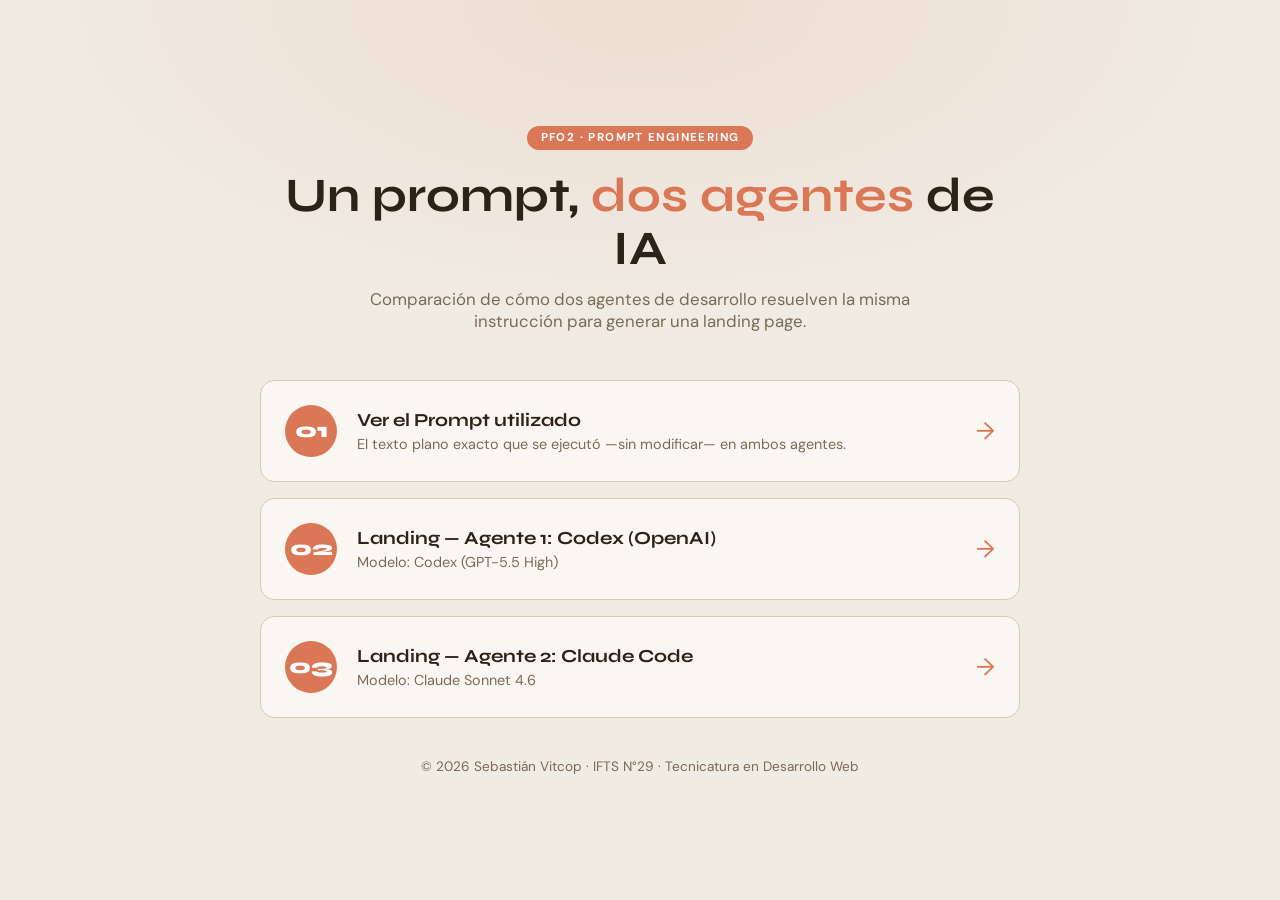
<file: index.html>
<!DOCTYPE html>
<html lang="es">
<head>
  <meta charset="UTF-8" />
  <meta name="viewport" content="width=device-width, initial-scale=1.0" />
  <title>PFO2 — Prompt Engineering en Agentes de IA</title>
  <link rel="preconnect" href="https://fonts.googleapis.com" />
  <link rel="preconnect" href="https://fonts.gstatic.com" crossorigin />
  <link href="https://fonts.googleapis.com/css2?family=DM+Sans:wght@400;500;700&family=Syne:wght@700;800&display=swap" rel="stylesheet" />
  <style>
    :root {
      --bg: #f0ebe3;
      --surface: #faf7f2;
      --border: #d4c9b8;
      --accent: #da7756;
      --accent-dark: #b85e3f;
      --text: #2c2218;
      --text-muted: #7a6a58;
      --font-display: 'Syne', sans-serif;
      --font-body: 'DM Sans', sans-serif;
      --radius: 0.9rem;
      --transition: 0.25s ease;
    }
    * { box-sizing: border-box; margin: 0; padding: 0; }
    body {
      font-family: var(--font-body);
      background: var(--bg);
      color: var(--text);
      min-height: 100vh;
      display: flex;
      align-items: center;
      justify-content: center;
      padding: 2rem 1rem;
      background-image: radial-gradient(ellipse 70% 50% at 50% 0%, rgba(218,119,86,.12) 0%, transparent 70%);
    }
    .wrap { width: 100%; max-width: 760px; }
    .header { text-align: center; margin-bottom: 3rem; }
    .tag {
      display: inline-block; background: var(--accent); color: #fff;
      font-size: 0.72rem; font-weight: 700; letter-spacing: 0.12em;
      text-transform: uppercase; padding: 0.3rem 0.85rem; border-radius: 999px;
      margin-bottom: 1.25rem;
    }
    .title {
      font-family: var(--font-display);
      font-size: clamp(1.9rem, 5vw, 3rem);
      line-height: 1.1; margin-bottom: 0.75rem;
    }
    .title .accent { color: var(--accent); }
    .subtitle { color: var(--text-muted); font-size: 1.05rem; max-width: 48ch; margin: 0 auto; }
    .cards { display: flex; flex-direction: column; gap: 1rem; }
    .card {
      display: flex; align-items: center; gap: 1.25rem;
      background: var(--surface); border: 1px solid var(--border);
      border-radius: var(--radius); padding: 1.5rem;
      text-decoration: none; color: inherit;
      transition: transform var(--transition), box-shadow var(--transition), border-color var(--transition);
    }
    .card:hover {
      transform: translateY(-4px);
      box-shadow: 0 16px 36px rgba(44,34,24,.12);
      border-color: var(--accent);
    }
    .card-num {
      flex-shrink: 0;
      width: 52px; height: 52px;
      display: grid; place-items: center;
      background: var(--accent); color: #fff;
      font-family: var(--font-display); font-weight: 800; font-size: 1.3rem;
      border-radius: 50%;
    }
    .card-body h2 { font-family: var(--font-display); font-size: 1.15rem; margin-bottom: 0.25rem; }
    .card-body p { color: var(--text-muted); font-size: 0.9rem; }
    .card-arrow { margin-left: auto; color: var(--accent); font-size: 1.5rem; flex-shrink: 0; }
    .footer { text-align: center; margin-top: 2.5rem; color: var(--text-muted); font-size: 0.85rem; }
    @media (max-width: 480px) {
      .card { flex-wrap: wrap; }
      .card-arrow { display: none; }
    }
  </style>
</head>
<body>
  <div class="wrap">
    <div class="header">
      <span class="tag">PFO2 · Prompt Engineering</span>
      <h1 class="title">Un prompt, <span class="accent">dos agentes</span> de IA</h1>
      <p class="subtitle">Comparación de cómo dos agentes de desarrollo resuelven la misma instrucción para generar una landing page.</p>
    </div>

    <div class="cards">
      <!-- Link 1: el prompt en texto plano -->
      <a class="card" href="prompt.txt" target="_blank" rel="noopener">
        <div class="card-num">01</div>
        <div class="card-body">
          <h2>Ver el Prompt utilizado</h2>
          <p>El texto plano exacto que se ejecutó —sin modificar— en ambos agentes.</p>
        </div>
        <span class="card-arrow">→</span>
      </a>

      <!-- Link 2: landing del agente 1 -->
      <a class="card" href="agente-1-codex/index.html">
        <div class="card-num">02</div>
        <div class="card-body">
          <h2>Landing — Agente 1: Codex (OpenAI)</h2>
          <p>Modelo: Codex (GPT-5.5 High)</p>
        </div>
        <span class="card-arrow">→</span>
      </a>

      <!-- Link 3: landing del agente 2 -->
      <a class="card" href="agente-2-claude-code/index.html">
        <div class="card-num">03</div>
        <div class="card-body">
          <h2>Landing — Agente 2: Claude Code</h2>
          <p>Modelo: Claude Sonnet 4.6 </p>
        </div>
        <span class="card-arrow">→</span>
      </a>
    </div>

    <p class="footer">© 2026 Sebastián Vitcop · IFTS N°29 · Tecnicatura en Desarrollo Web</p>
  </div>
</body>
</html>
</file>
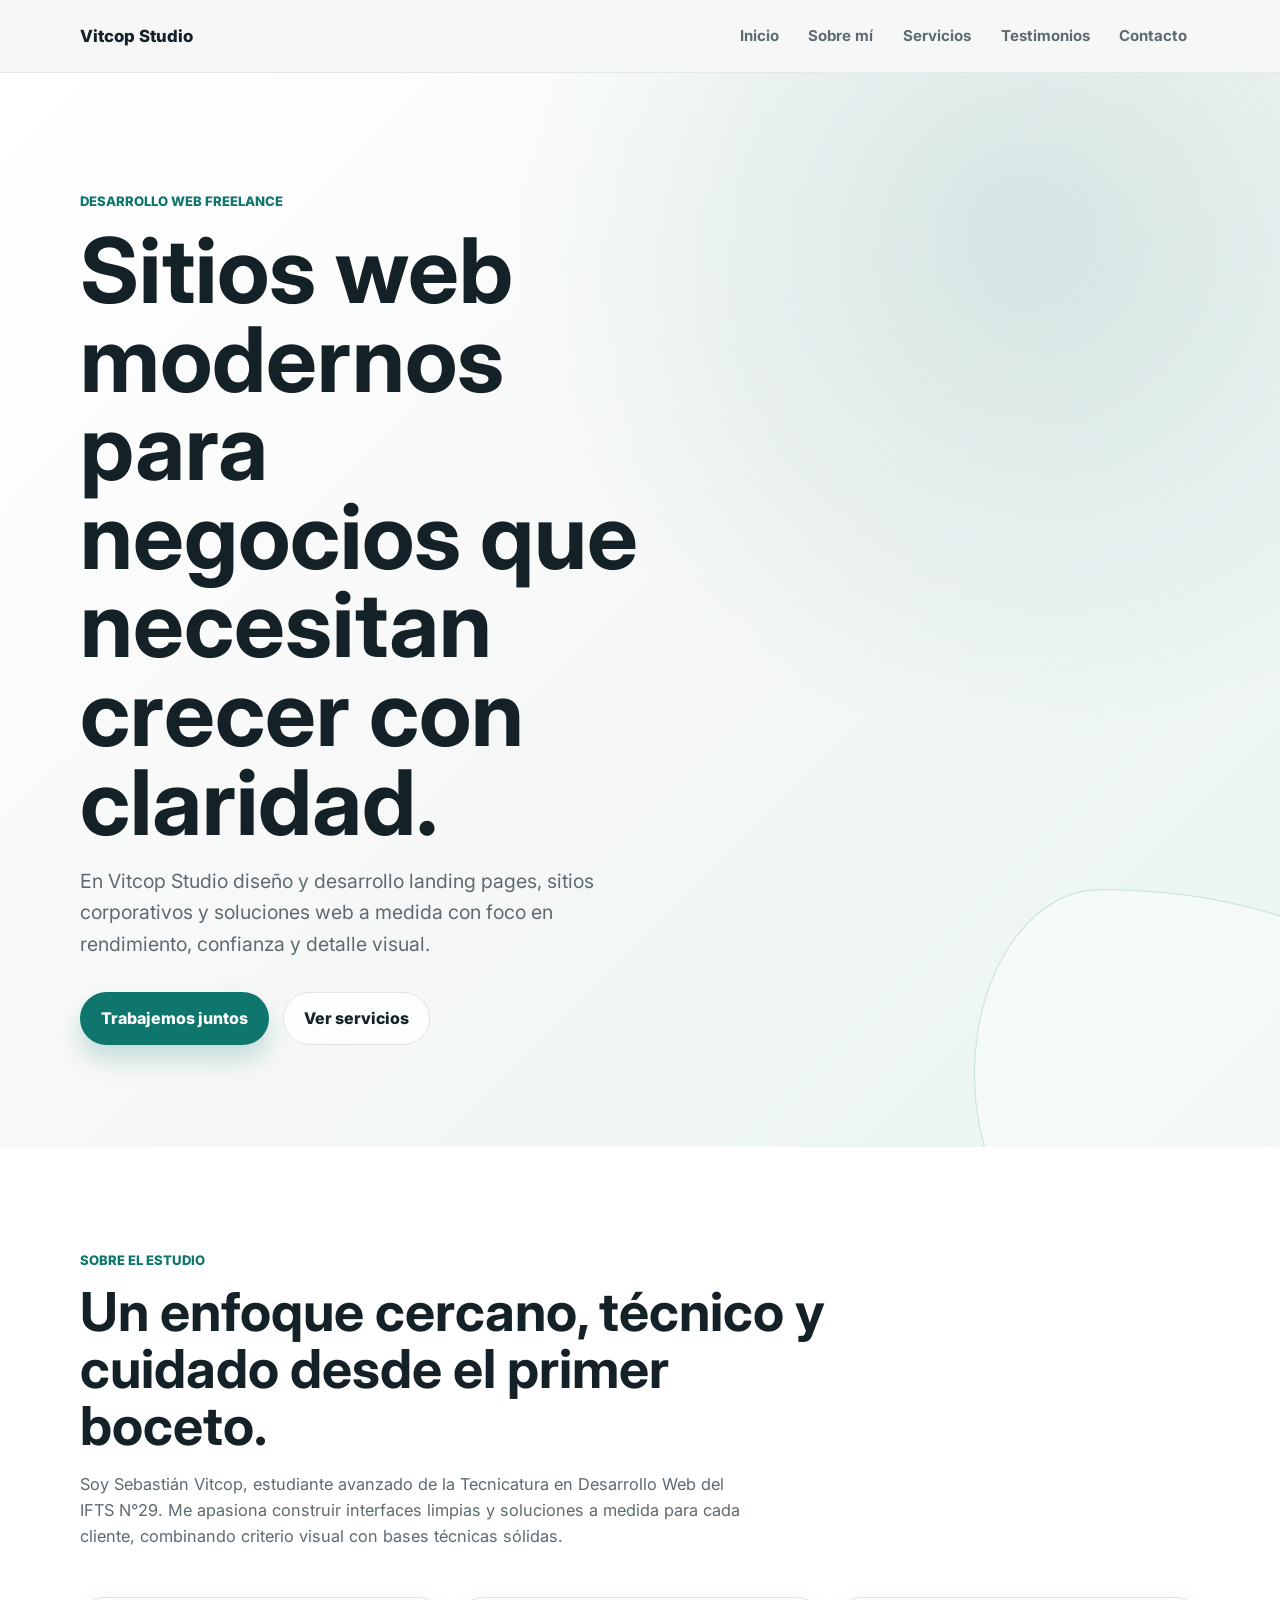
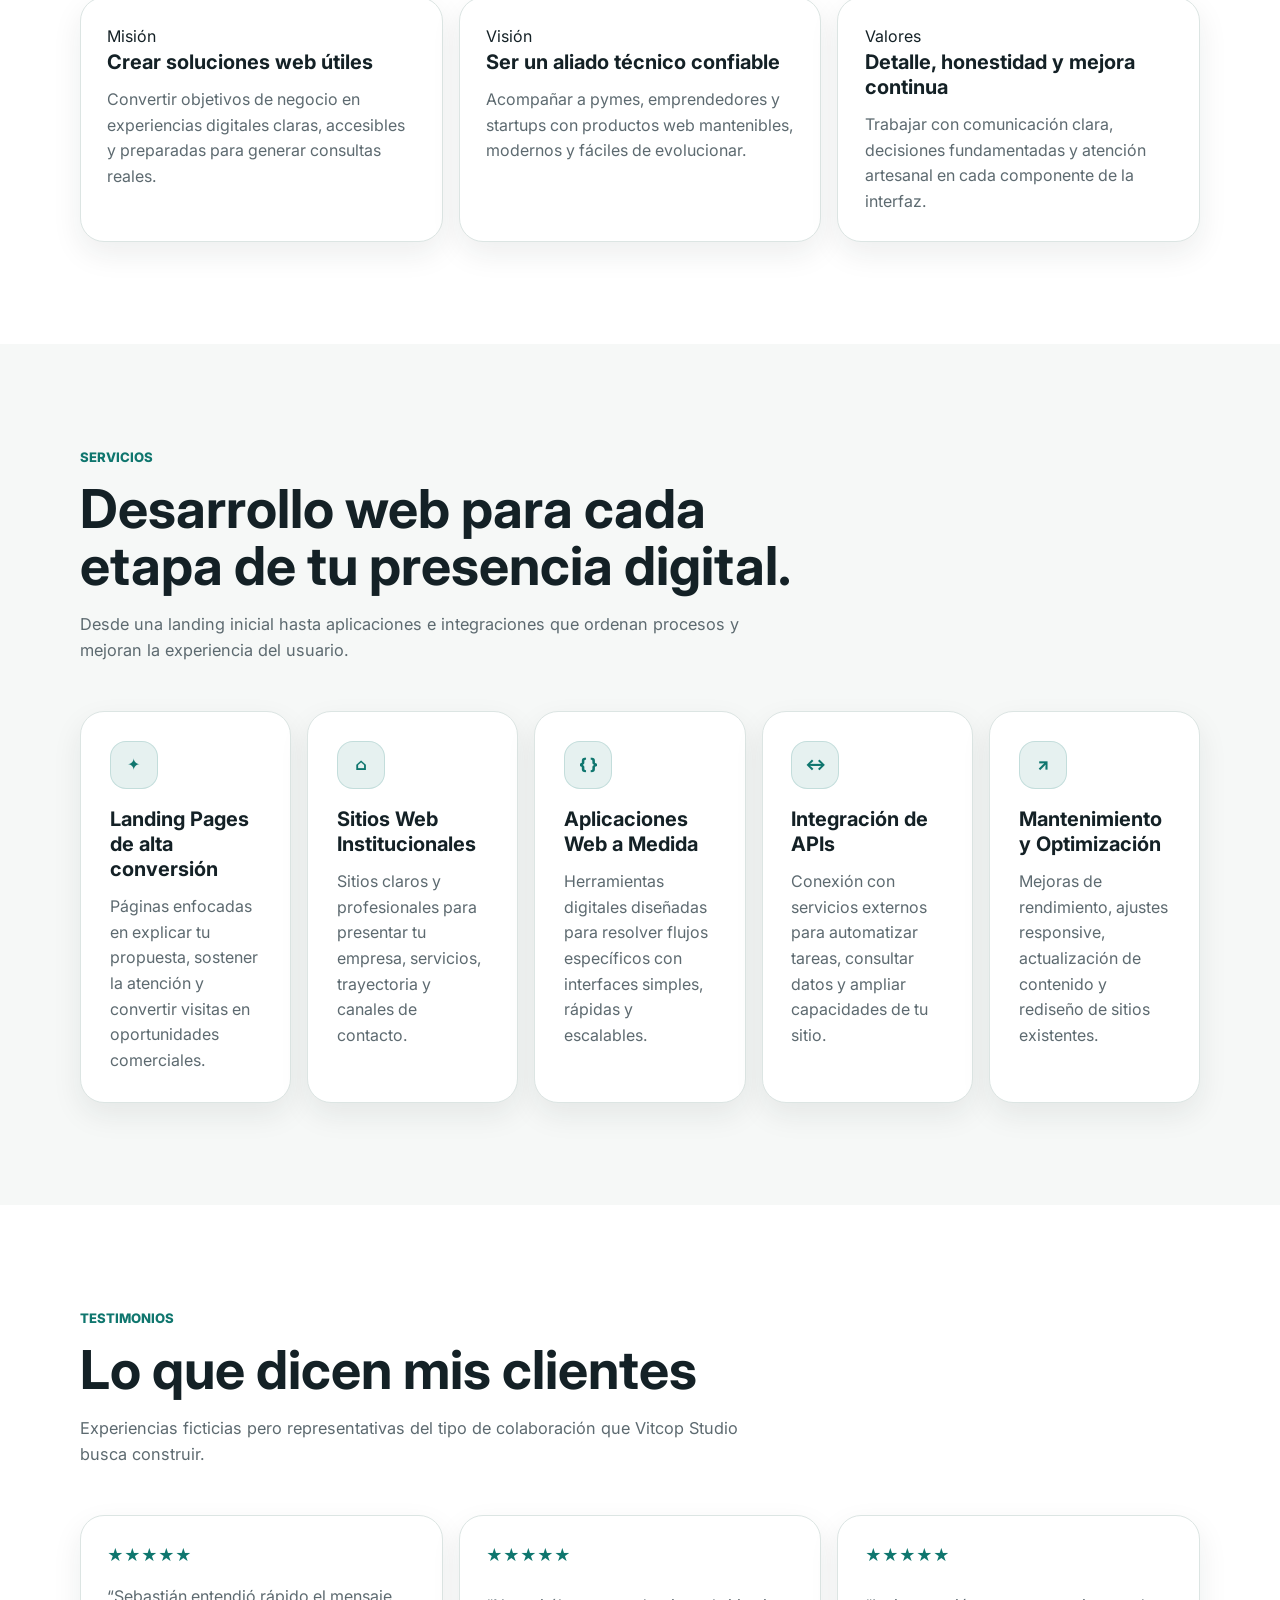
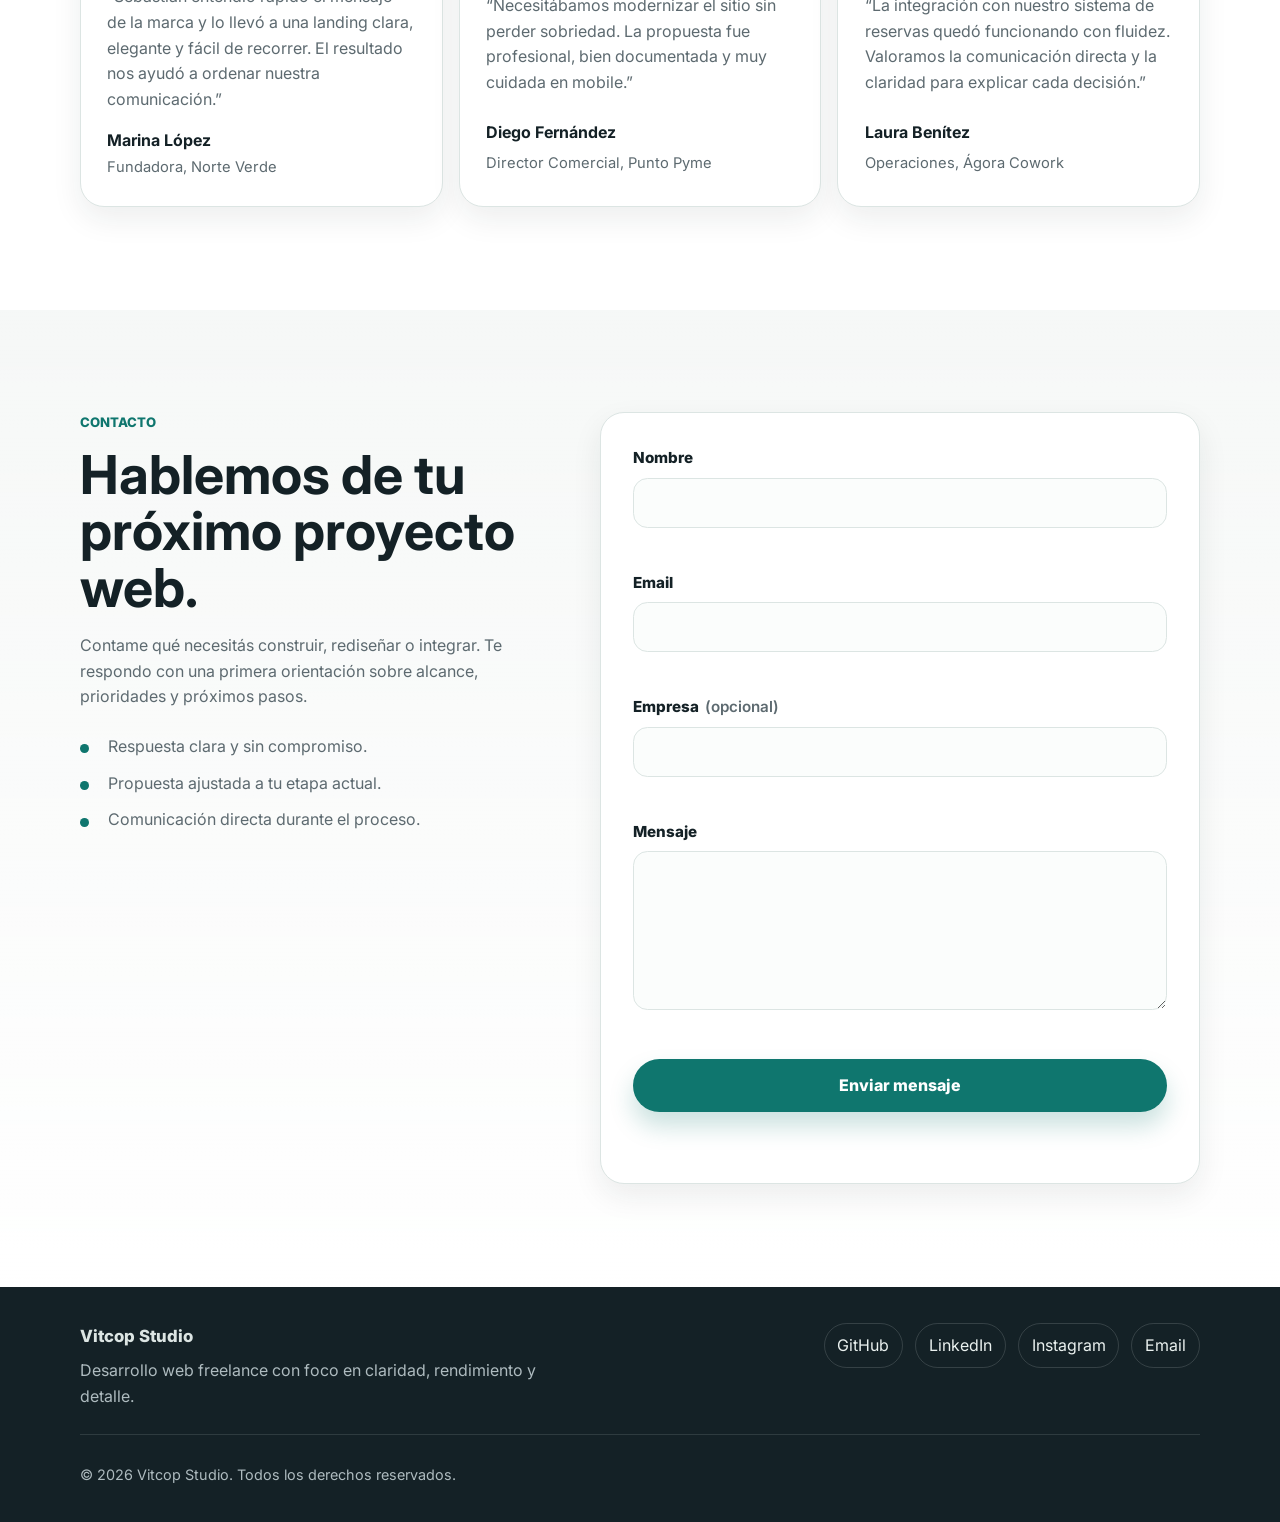
<file: agente-1-codex/index.html>
<!DOCTYPE html>
<html lang="es">
<head>
  <meta charset="UTF-8">
  <meta name="viewport" content="width=device-width, initial-scale=1.0">
  <meta name="description" content="Vitcop Studio crea landing pages, sitios institucionales y aplicaciones web a medida para pymes, emprendedores y startups.">
  <title>Vitcop Studio | Desarrollo web freelance</title>
  <link rel="preconnect" href="https://fonts.googleapis.com">
  <link rel="preconnect" href="https://fonts.gstatic.com" crossorigin>
  <link href="https://fonts.googleapis.com/css2?family=Inter:wght@400;500;600;700;800&display=swap" rel="stylesheet">
  <link rel="stylesheet" href="styles.css">
</head>
<body>
  <!-- Header principal -->
  <header class="site-header">
    <nav class="navbar" aria-label="Navegación principal">
      <a class="logo" href="#inicio" aria-label="Ir al inicio">Vitcop Studio</a>

      <button class="nav-toggle" type="button" aria-controls="primary-menu" aria-expanded="false" aria-label="Abrir menú">
        <span></span>
        <span></span>
        <span></span>
      </button>

      <ul class="nav-menu" id="primary-menu">
        <li><a href="#inicio">Inicio</a></li>
        <li><a href="#sobre-mi">Sobre mí</a></li>
        <li><a href="#servicios">Servicios</a></li>
        <li><a href="#testimonios">Testimonios</a></li>
        <li><a href="#contacto">Contacto</a></li>
      </ul>
    </nav>
  </header>

  <main>
    <!-- Hero section -->
    <section class="hero section" id="inicio">
      <div class="container hero-grid">
        <div class="hero-content reveal">
          <p class="eyebrow">Desarrollo web freelance</p>
          <h1>Sitios web modernos para negocios que necesitan crecer con claridad.</h1>
          <p class="hero-subtitle">
            En Vitcop Studio diseño y desarrollo landing pages, sitios corporativos y soluciones web a medida con foco en rendimiento, confianza y detalle visual.
          </p>
          <div class="hero-actions" aria-label="Acciones principales">
            <a class="btn btn-primary" href="#contacto">Trabajemos juntos</a>
            <a class="btn btn-secondary" href="#servicios">Ver servicios</a>
          </div>
        </div>

        <div class="hero-visual reveal">
          <svg viewBox="0 0 560 430" role="img" aria-label="Ilustración de interfaz web y código">
            <defs>
              <linearGradient id="heroGradient" x1="0%" y1="0%" x2="100%" y2="100%">
                <stop offset="0%" stop-color="#ffffff"/>
                <stop offset="100%" stop-color="#dff3f0"/>
              </linearGradient>
              <filter id="shadow" x="-20%" y="-20%" width="140%" height="140%">
                <feDropShadow dx="0" dy="20" stdDeviation="24" flood-color="#17262b" flood-opacity="0.14"/>
              </filter>
            </defs>
            <rect x="66" y="48" width="408" height="298" rx="30" fill="url(#heroGradient)" filter="url(#shadow)"/>
            <rect x="96" y="84" width="348" height="224" rx="18" fill="#ffffff"/>
            <circle cx="125" cy="116" r="7" fill="#14343a" opacity="0.26"/>
            <circle cx="149" cy="116" r="7" fill="#0f766e" opacity="0.56"/>
            <circle cx="173" cy="116" r="7" fill="#14343a" opacity="0.38"/>
            <rect x="124" y="158" width="148" height="14" rx="7" fill="#142126"/>
            <rect x="124" y="194" width="250" height="12" rx="6" fill="#0f766e" opacity="0.78"/>
            <rect x="124" y="224" width="202" height="12" rx="6" fill="#9dafb4"/>
            <rect x="124" y="254" width="274" height="12" rx="6" fill="#d8e4e2"/>
            <path d="M400 164l34 34-34 34" fill="none" stroke="#0f766e" stroke-width="14" stroke-linecap="round" stroke-linejoin="round"/>
            <path d="M80 268l-34-34 34-34" fill="none" stroke="#142126" stroke-width="14" stroke-linecap="round" stroke-linejoin="round"/>
            <circle cx="430" cy="315" r="50" fill="#0f766e" opacity="0.12"/>
            <path d="M407 315h46M430 292v46" stroke="#0f766e" stroke-width="10" stroke-linecap="round"/>
          </svg>
        </div>
      </div>
    </section>

    <!-- Sobre mí -->
    <section class="section about" id="sobre-mi">
      <div class="container">
        <div class="section-heading reveal">
          <p class="eyebrow">Sobre el estudio</p>
          <h2>Un enfoque cercano, técnico y cuidado desde el primer boceto.</h2>
          <p>
            Soy Sebastián Vitcop, estudiante avanzado de la Tecnicatura en Desarrollo Web del IFTS N°29. Me apasiona construir interfaces limpias y soluciones a medida para cada cliente, combinando criterio visual con bases técnicas sólidas.
          </p>
        </div>

        <div class="about-grid">
          <article class="info-card reveal">
            <span>Misión</span>
            <h3>Crear soluciones web útiles</h3>
            <p>Convertir objetivos de negocio en experiencias digitales claras, accesibles y preparadas para generar consultas reales.</p>
          </article>
          <article class="info-card reveal">
            <span>Visión</span>
            <h3>Ser un aliado técnico confiable</h3>
            <p>Acompañar a pymes, emprendedores y startups con productos web mantenibles, modernos y fáciles de evolucionar.</p>
          </article>
          <article class="info-card reveal">
            <span>Valores</span>
            <h3>Detalle, honestidad y mejora continua</h3>
            <p>Trabajar con comunicación clara, decisiones fundamentadas y atención artesanal en cada componente de la interfaz.</p>
          </article>
        </div>
      </div>
    </section>

    <!-- Servicios -->
    <section class="section services" id="servicios">
      <div class="container">
        <div class="section-heading reveal">
          <p class="eyebrow">Servicios</p>
          <h2>Desarrollo web para cada etapa de tu presencia digital.</h2>
          <p>Desde una landing inicial hasta aplicaciones e integraciones que ordenan procesos y mejoran la experiencia del usuario.</p>
        </div>

        <div class="services-grid">
          <article class="service-card reveal">
            <span class="service-icon" aria-hidden="true">✦</span>
            <h3>Landing Pages de alta conversión</h3>
            <p>Páginas enfocadas en explicar tu propuesta, sostener la atención y convertir visitas en oportunidades comerciales.</p>
          </article>
          <article class="service-card reveal">
            <span class="service-icon" aria-hidden="true">⌂</span>
            <h3>Sitios Web Institucionales</h3>
            <p>Sitios claros y profesionales para presentar tu empresa, servicios, trayectoria y canales de contacto.</p>
          </article>
          <article class="service-card reveal">
            <span class="service-icon" aria-hidden="true">{ }</span>
            <h3>Aplicaciones Web a Medida</h3>
            <p>Herramientas digitales diseñadas para resolver flujos específicos con interfaces simples, rápidas y escalables.</p>
          </article>
          <article class="service-card reveal">
            <span class="service-icon" aria-hidden="true">↔</span>
            <h3>Integración de APIs</h3>
            <p>Conexión con servicios externos para automatizar tareas, consultar datos y ampliar capacidades de tu sitio.</p>
          </article>
          <article class="service-card reveal">
            <span class="service-icon" aria-hidden="true">↗</span>
            <h3>Mantenimiento y Optimización</h3>
            <p>Mejoras de rendimiento, ajustes responsive, actualización de contenido y rediseño de sitios existentes.</p>
          </article>
        </div>
      </div>
    </section>

    <!-- Testimonios -->
    <section class="section testimonials" id="testimonios">
      <div class="container">
        <div class="section-heading reveal">
          <p class="eyebrow">Testimonios</p>
          <h2>Lo que dicen mis clientes</h2>
          <p>Experiencias ficticias pero representativas del tipo de colaboración que Vitcop Studio busca construir.</p>
        </div>

        <div class="testimonials-grid">
          <article class="testimonial-card reveal">
            <div class="stars" aria-label="Calificación de cinco estrellas">★★★★★</div>
            <p>“Sebastián entendió rápido el mensaje de la marca y lo llevó a una landing clara, elegante y fácil de recorrer. El resultado nos ayudó a ordenar nuestra comunicación.”</p>
            <footer>
              <strong>Marina López</strong>
              <span>Fundadora, Norte Verde</span>
            </footer>
          </article>
          <article class="testimonial-card reveal">
            <div class="stars" aria-label="Calificación de cinco estrellas">★★★★★</div>
            <p>“Necesitábamos modernizar el sitio sin perder sobriedad. La propuesta fue profesional, bien documentada y muy cuidada en mobile.”</p>
            <footer>
              <strong>Diego Fernández</strong>
              <span>Director Comercial, Punto Pyme</span>
            </footer>
          </article>
          <article class="testimonial-card reveal">
            <div class="stars" aria-label="Calificación de cinco estrellas">★★★★★</div>
            <p>“La integración con nuestro sistema de reservas quedó funcionando con fluidez. Valoramos la comunicación directa y la claridad para explicar cada decisión.”</p>
            <footer>
              <strong>Laura Benítez</strong>
              <span>Operaciones, Ágora Cowork</span>
            </footer>
          </article>
        </div>
      </div>
    </section>

    <!-- Formulario de contacto -->
    <section class="section contact" id="contacto">
      <div class="container contact-grid">
        <div class="contact-copy reveal">
          <p class="eyebrow">Contacto</p>
          <h2>Hablemos de tu próximo proyecto web.</h2>
          <p>Contame qué necesitás construir, rediseñar o integrar. Te respondo con una primera orientación sobre alcance, prioridades y próximos pasos.</p>
          <ul class="contact-list">
            <li>Respuesta clara y sin compromiso.</li>
            <li>Propuesta ajustada a tu etapa actual.</li>
            <li>Comunicación directa durante el proceso.</li>
          </ul>
        </div>

        <form class="contact-form reveal" id="contact-form" novalidate>
          <div class="form-group">
            <label for="name">Nombre</label>
            <input type="text" id="name" name="name" autocomplete="name" required>
            <small class="error-message"></small>
          </div>
          <div class="form-group">
            <label for="email">Email</label>
            <input type="email" id="email" name="email" autocomplete="email" required>
            <small class="error-message"></small>
          </div>
          <div class="form-group">
            <label for="company">Empresa <span>(opcional)</span></label>
            <input type="text" id="company" name="company" autocomplete="organization">
            <small class="error-message"></small>
          </div>
          <div class="form-group">
            <label for="message">Mensaje</label>
            <textarea id="message" name="message" rows="5" required></textarea>
            <small class="error-message"></small>
          </div>
          <button class="btn btn-primary form-button" type="submit">Enviar mensaje</button>
          <p class="form-status" id="form-status" role="status" aria-live="polite"></p>
        </form>
      </div>
    </section>
  </main>

  <!-- Footer -->
  <footer class="site-footer">
    <div class="container footer-grid">
      <div>
        <a class="footer-logo" href="#inicio">Vitcop Studio</a>
        <p>Desarrollo web freelance con foco en claridad, rendimiento y detalle.</p>
      </div>
      <ul class="social-links" aria-label="Redes sociales">
        <li><a href="https://github.com/" target="_blank" rel="noopener noreferrer">GitHub</a></li>
        <li><a href="https://www.linkedin.com/" target="_blank" rel="noopener noreferrer">LinkedIn</a></li>
        <li><a href="https://www.instagram.com/" target="_blank" rel="noopener noreferrer">Instagram</a></li>
        <li><a href="mailto:hola@vitcopstudio.com">Email</a></li>
      </ul>
    </div>
    <div class="container footer-bottom">
      <p>© <span id="current-year">2026</span> Vitcop Studio. Todos los derechos reservados.</p>
    </div>
  </footer>

  <script src="script.js"></script>
</body>
</html>
</file>
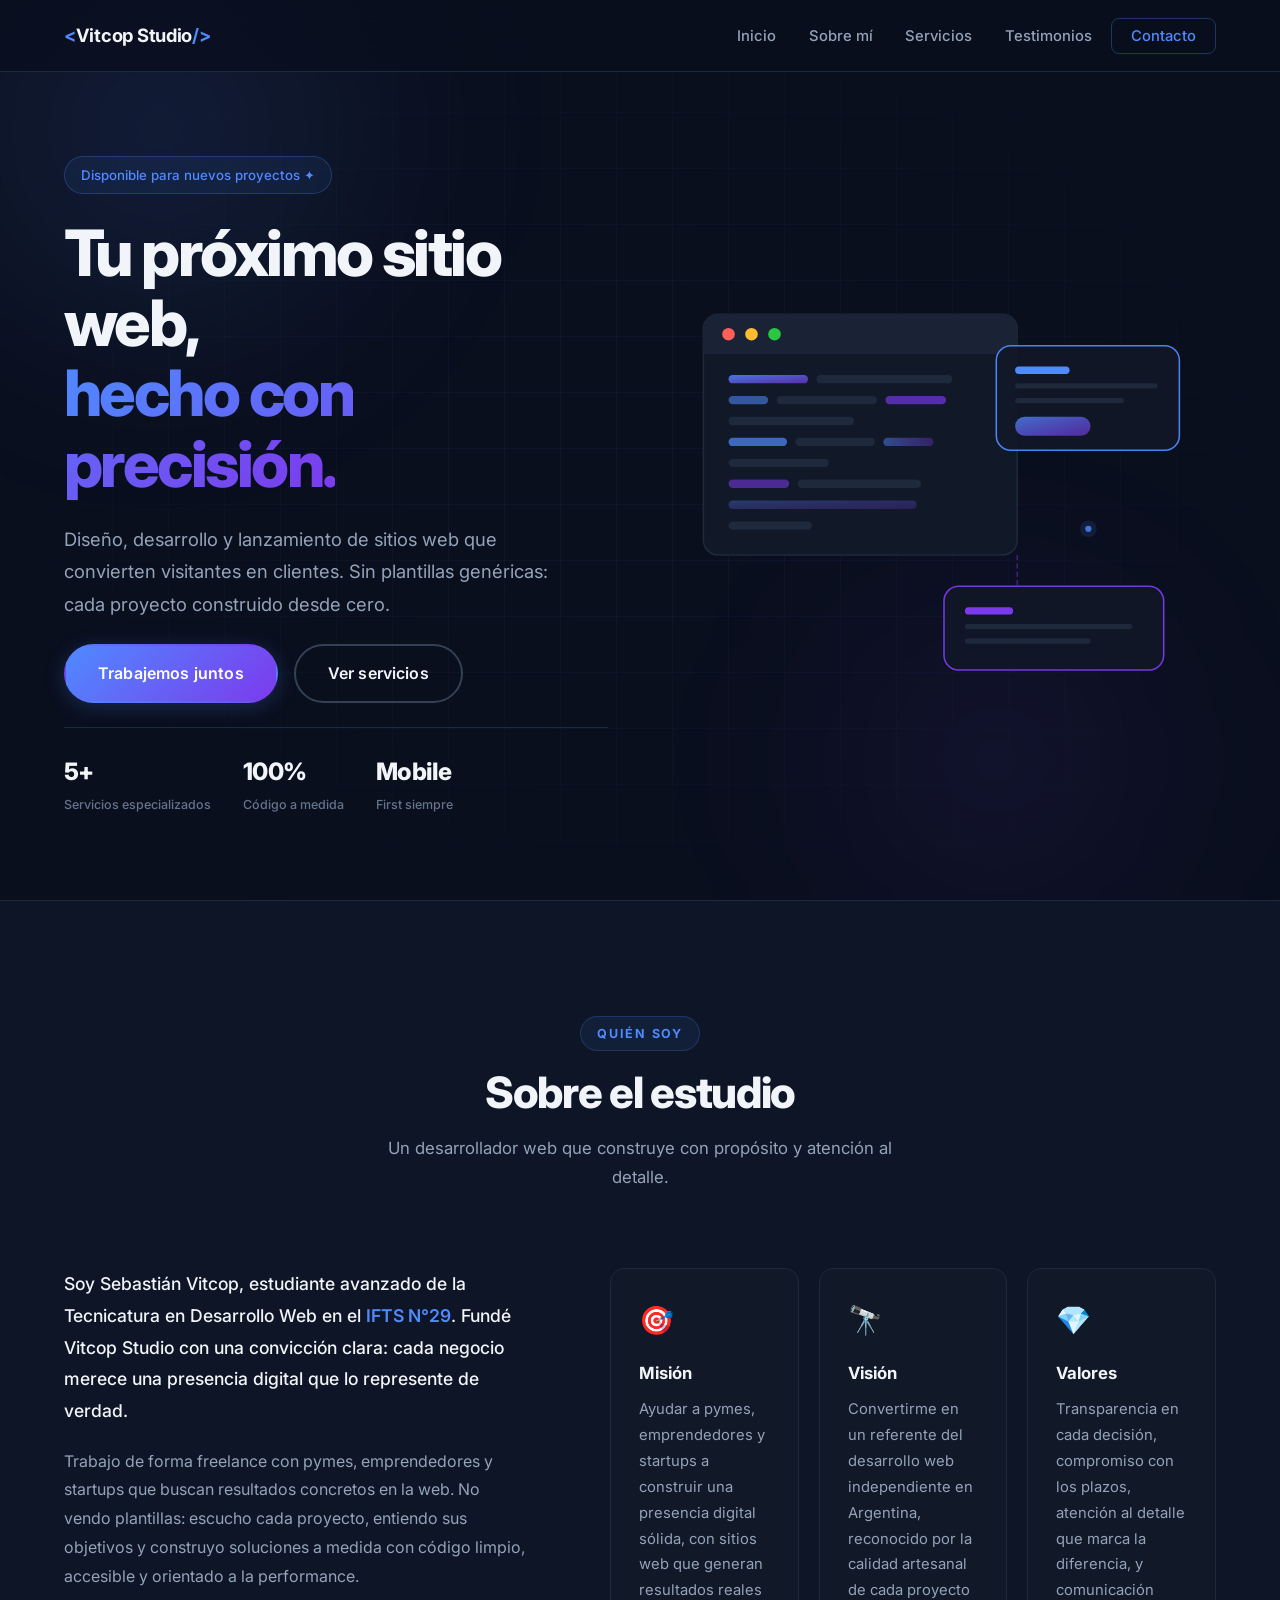
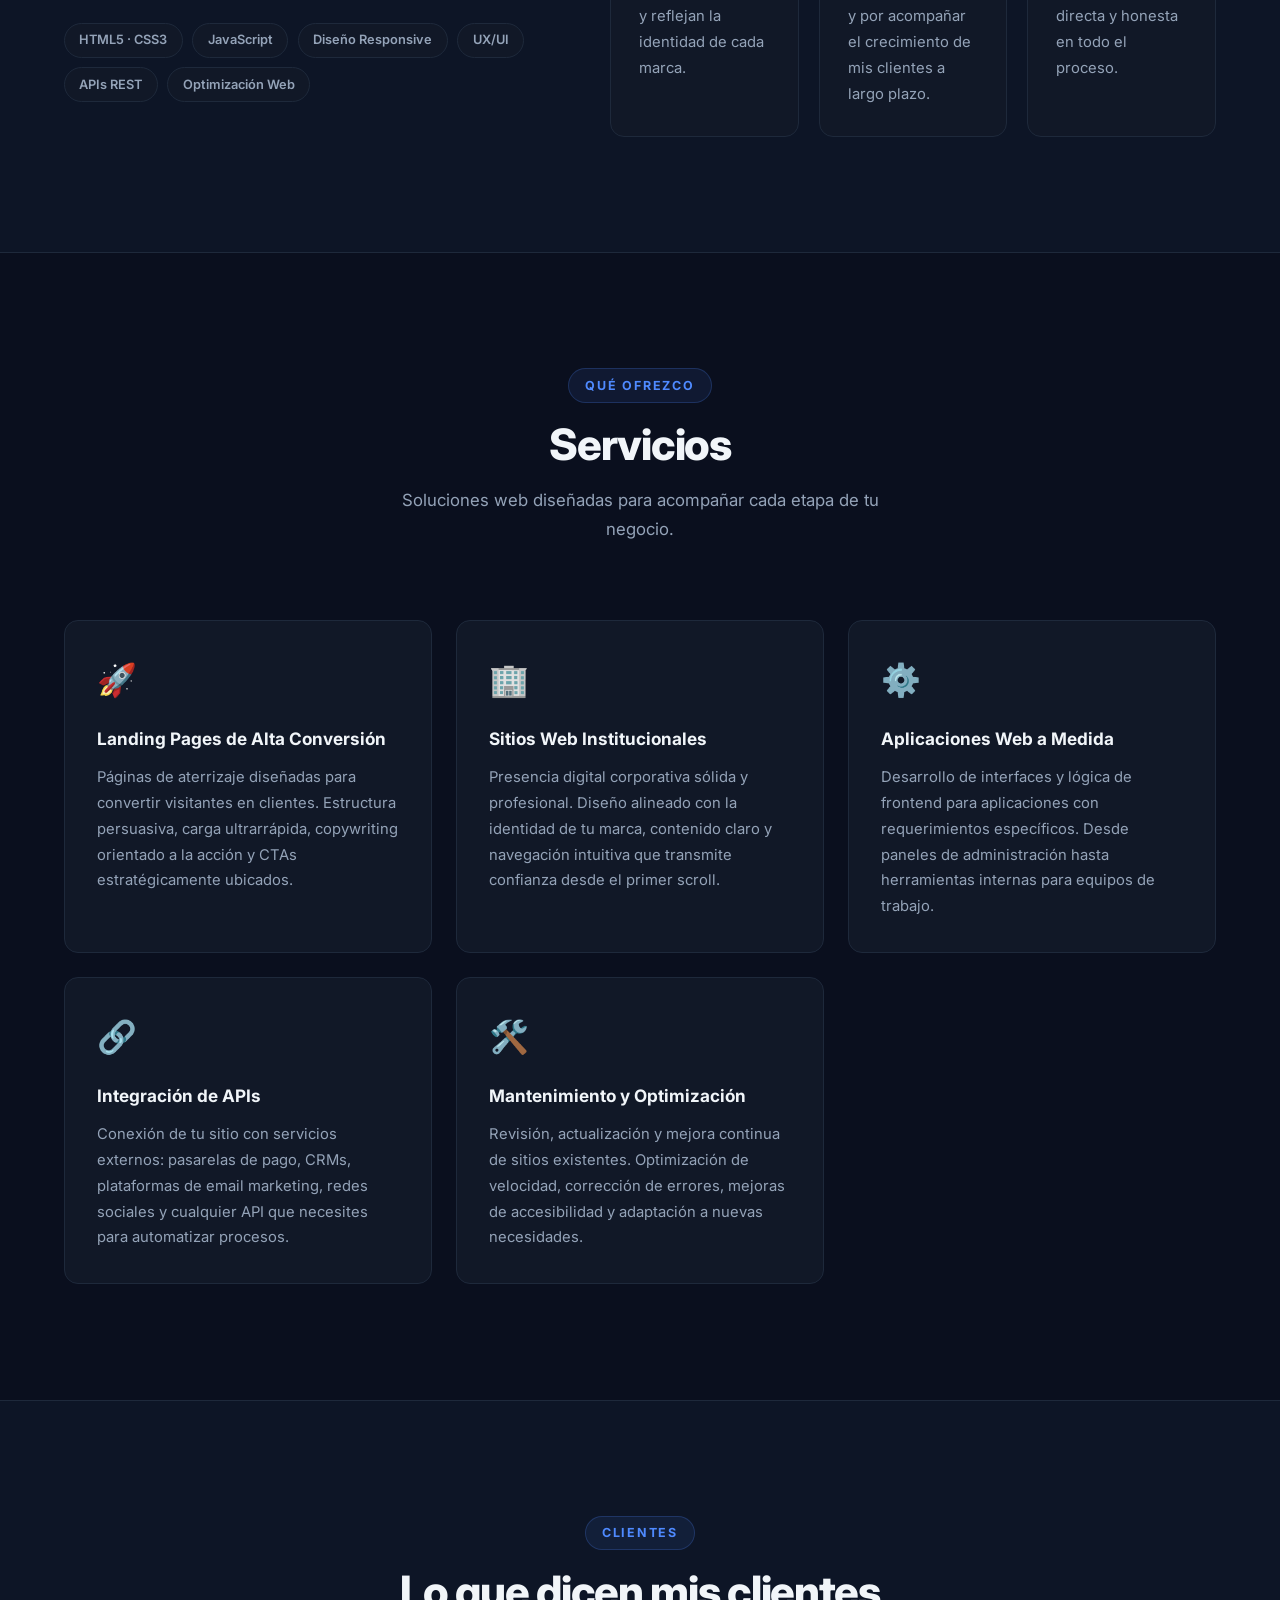
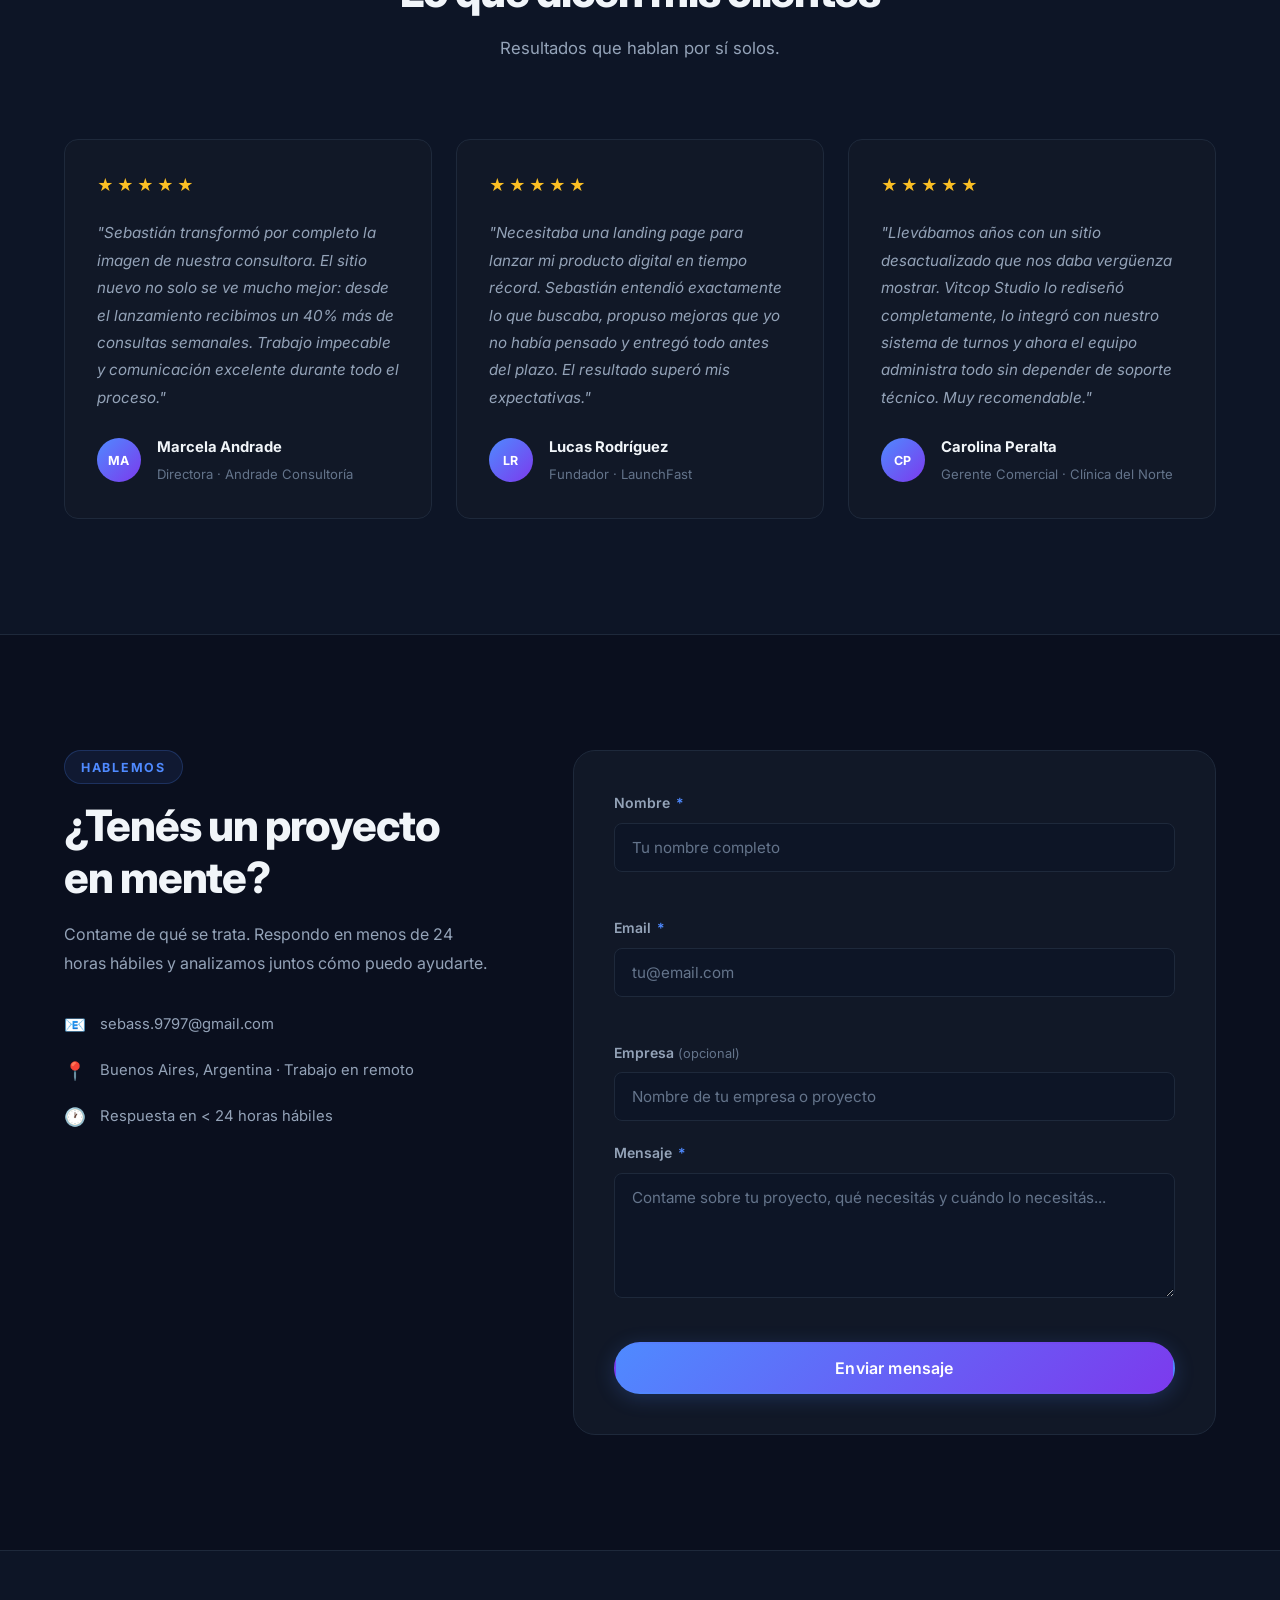
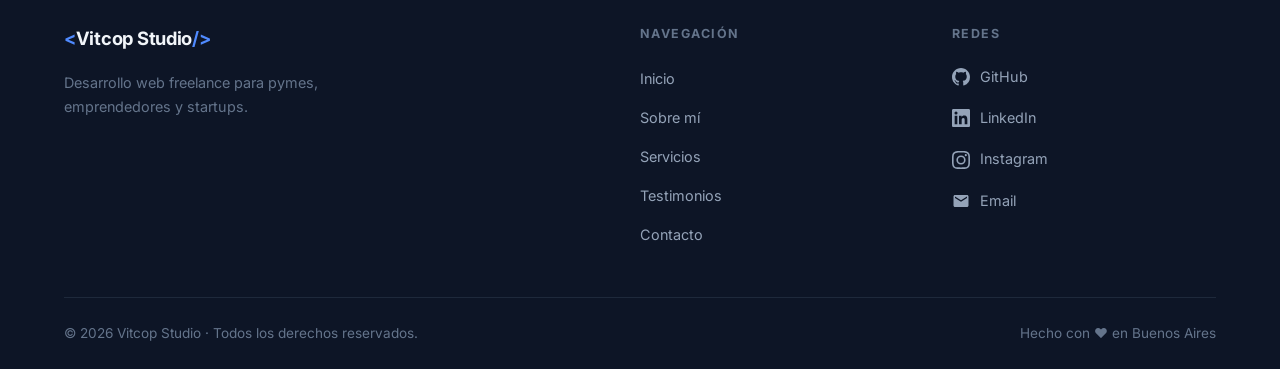
<file: agente-2-claude-code/index.html>
<!DOCTYPE html>
<html lang="es">
<head>
  <meta charset="UTF-8">
  <meta name="viewport" content="width=device-width, initial-scale=1.0">
  <meta name="description" content="Vitcop Studio — Desarrollo web freelance profesional para pymes, emprendedores y startups. Landing pages, sitios institucionales y aplicaciones web a medida.">
  <title>Vitcop Studio | Desarrollo Web Freelance</title>
  <link rel="preconnect" href="https://fonts.googleapis.com">
  <link rel="preconnect" href="https://fonts.gstatic.com" crossorigin>
  <link href="https://fonts.googleapis.com/css2?family=Inter:wght@300;400;500;600;700;800&display=swap" rel="stylesheet">
  <link rel="stylesheet" href="styles.css">
</head>
<body>

  <!-- ==============================
       HEADER
       ============================== -->
  <header class="header" id="inicio">
    <nav class="nav container" aria-label="Navegación principal">
      <a href="#inicio" class="logo">
        <span class="logo-bracket">&lt;</span>Vitcop Studio<span class="logo-bracket">/&gt;</span>
      </a>

      <button class="nav-toggle" id="navToggle" aria-label="Abrir menú de navegación" aria-expanded="false" aria-controls="navMenu">
        <span class="hamburger-line"></span>
        <span class="hamburger-line"></span>
        <span class="hamburger-line"></span>
      </button>

      <ul class="nav-menu" id="navMenu" role="list">
        <li><a href="#inicio"     class="nav-link">Inicio</a></li>
        <li><a href="#sobre-mi"   class="nav-link">Sobre mí</a></li>
        <li><a href="#servicios"  class="nav-link">Servicios</a></li>
        <li><a href="#testimonios" class="nav-link">Testimonios</a></li>
        <li><a href="#contacto"   class="nav-link nav-link--cta">Contacto</a></li>
      </ul>
    </nav>
  </header>

  <main>

    <!-- ==============================
         HERO
         ============================== -->
    <section class="hero" id="hero" aria-labelledby="heroTitle">
      <!-- Fondo decorativo -->
      <div class="hero-bg" aria-hidden="true">
        <div class="hero-grid"></div>
        <div class="hero-orb hero-orb--1"></div>
        <div class="hero-orb hero-orb--2"></div>
      </div>

      <div class="container hero-layout">
        <!-- Contenido textual -->
        <div class="hero-content">
          <div class="hero-badge">Disponible para nuevos proyectos ✦</div>

          <h1 class="hero-title" id="heroTitle">
            Tu próximo sitio web,<br>
            <span class="hero-title--accent">hecho con precisión.</span>
          </h1>

          <p class="hero-subtitle">
            Diseño, desarrollo y lanzamiento de sitios web que convierten visitantes en clientes.
            Sin plantillas genéricas: cada proyecto construido desde cero.
          </p>

          <div class="hero-actions">
            <a href="#contacto"  class="btn btn--primary">Trabajemos juntos</a>
            <a href="#servicios" class="btn btn--secondary">Ver servicios</a>
          </div>

          <div class="hero-stats">
            <div class="hero-stat">
              <span class="hero-stat__number">5+</span>
              <span class="hero-stat__label">Servicios especializados</span>
            </div>
            <div class="hero-stat">
              <span class="hero-stat__number">100%</span>
              <span class="hero-stat__label">Código a medida</span>
            </div>
            <div class="hero-stat">
              <span class="hero-stat__number">Mobile</span>
              <span class="hero-stat__label">First siempre</span>
            </div>
          </div>
        </div>

        <!-- Ilustración SVG decorativa -->
        <div class="hero-visual" aria-hidden="true">
          <svg viewBox="0 0 520 420" xmlns="http://www.w3.org/2000/svg" class="hero-svg" role="img" aria-label="Ilustración decorativa de editor de código">
            <defs>
              <linearGradient id="g1" x1="0%" y1="0%" x2="100%" y2="100%">
                <stop offset="0%"   stop-color="#4F8AFF" stop-opacity="0.9"/>
                <stop offset="100%" stop-color="#7C3AED" stop-opacity="0.7"/>
              </linearGradient>
              <linearGradient id="g2" x1="0%" y1="0%" x2="100%" y2="0%">
                <stop offset="0%"   stop-color="#4F8AFF" stop-opacity="0.6"/>
                <stop offset="100%" stop-color="#7C3AED" stop-opacity="0.4"/>
              </linearGradient>
            </defs>

            <!-- Ventana de editor principal -->
            <rect x="30" y="50" width="300" height="230" rx="14" fill="#111827" stroke="#1E293B" stroke-width="1.5"/>
            <!-- Barra superior del editor -->
            <rect x="30" y="50" width="300" height="38" rx="14" fill="#1A2235"/>
            <rect x="30" y="74" width="300" height="14" fill="#1A2235"/>
            <!-- Botones de ventana -->
            <circle cx="54"  cy="69" r="6" fill="#FF5F57"/>
            <circle cx="76"  cy="69" r="6" fill="#FEBC2E"/>
            <circle cx="98"  cy="69" r="6" fill="#28C840"/>

            <!-- Líneas de código simuladas -->
            <rect x="54" y="108" width="76"  height="8" rx="4" fill="url(#g1)" opacity="0.95"/>
            <rect x="138" y="108" width="130" height="8" rx="4" fill="#1E293B"/>

            <rect x="54" y="128" width="38"  height="8" rx="4" fill="#4F8AFF" opacity="0.55"/>
            <rect x="100" y="128" width="96"  height="8" rx="4" fill="#1E293B"/>
            <rect x="204" y="128" width="58"  height="8" rx="4" fill="#7C3AED" opacity="0.65"/>

            <rect x="54" y="148" width="120" height="8" rx="4" fill="#1E293B"/>

            <rect x="54" y="168" width="56"  height="8" rx="4" fill="#4F8AFF" opacity="0.7"/>
            <rect x="118" y="168" width="76"  height="8" rx="4" fill="#1E293B"/>
            <rect x="202" y="168" width="48"  height="8" rx="4" fill="url(#g2)" opacity="0.8"/>

            <rect x="54" y="188" width="96"  height="8" rx="4" fill="#1E293B"/>
            <rect x="54" y="208" width="58"  height="8" rx="4" fill="#7C3AED" opacity="0.55"/>
            <rect x="120" y="208" width="118" height="8" rx="4" fill="#1E293B"/>

            <rect x="54" y="228" width="180" height="8" rx="4" fill="url(#g1)" opacity="0.35"/>
            <rect x="54" y="248" width="80"  height="8" rx="4" fill="#1E293B"/>

            <!-- Tarjeta flotante — arriba derecha -->
            <rect x="310" y="80" width="175" height="100" rx="14" fill="#111827" stroke="#4F8AFF" stroke-width="1.5" opacity="0.95"/>
            <rect x="328" y="100" width="52"  height="7" rx="3.5" fill="#4F8AFF"/>
            <rect x="328" y="116" width="136" height="5"   rx="2.5" fill="#1E293B"/>
            <rect x="328" y="130" width="104" height="5"   rx="2.5" fill="#1E293B"/>
            <rect x="328" y="148" width="72"  height="18"  rx="9"   fill="url(#g1)" opacity="0.85"/>

            <!-- Tarjeta flotante — abajo derecha -->
            <rect x="260" y="310" width="210" height="80" rx="14" fill="#111827" stroke="#7C3AED" stroke-width="1.5" opacity="0.95"/>
            <rect x="280" y="330" width="46"  height="7" rx="3.5" fill="#7C3AED"/>
            <rect x="280" y="346" width="160" height="5" rx="2.5" fill="#1E293B"/>
            <rect x="280" y="360" width="120" height="5" rx="2.5" fill="#1E293B"/>

            <!-- Conectores punteados -->
            <line x1="330" y1="280" x2="330" y2="310" stroke="#7C3AED" stroke-width="1.2" stroke-dasharray="5 3" opacity="0.55"/>
            <line x1="310" y1="180" x2="310" y2="180" stroke="#4F8AFF" stroke-width="1.2" stroke-dasharray="5 3" opacity="0.55"/>

            <!-- Punto de brillo accent -->
            <circle cx="398" cy="255" r="3" fill="#4F8AFF" opacity="0.8"/>
            <circle cx="398" cy="255" r="8" fill="#4F8AFF" opacity="0.12"/>
          </svg>
        </div>
      </div>
    </section>

    <!-- ==============================
         SOBRE MÍ
         ============================== -->
    <section class="about section" id="sobre-mi" aria-labelledby="aboutTitle">
      <div class="container">
        <div class="section-header">
          <span class="section-tag">Quién soy</span>
          <h2 class="section-title" id="aboutTitle">Sobre el estudio</h2>
          <p class="section-subtitle">Un desarrollador web que construye con propósito y atención al detalle.</p>
        </div>

        <div class="about-grid">
          <!-- Texto de presentación -->
          <div class="about-text">
            <p class="about-intro">
              Soy Sebastián Vitcop, estudiante avanzado de la Tecnicatura en Desarrollo Web en el <strong>IFTS N°29</strong>.
              Fundé Vitcop Studio con una convicción clara: cada negocio merece una presencia digital que lo represente de verdad.
            </p>
            <p class="about-body">
              Trabajo de forma freelance con pymes, emprendedores y startups que buscan resultados concretos en la web.
              No vendo plantillas: escucho cada proyecto, entiendo sus objetivos y construyo soluciones a medida con código
              limpio, accesible y orientado a la performance.
            </p>
            <div class="about-skills" aria-label="Tecnologías y habilidades">
              <span class="skill-tag">HTML5 · CSS3</span>
              <span class="skill-tag">JavaScript</span>
              <span class="skill-tag">Diseño Responsive</span>
              <span class="skill-tag">UX/UI</span>
              <span class="skill-tag">APIs REST</span>
              <span class="skill-tag">Optimización Web</span>
            </div>
          </div>

          <!-- Tarjetas de misión / visión / valores -->
          <div class="about-cards">
            <div class="about-card fade-in">
              <span class="about-card__icon" aria-hidden="true">🎯</span>
              <h3 class="about-card__title">Misión</h3>
              <p class="about-card__text">Ayudar a pymes, emprendedores y startups a construir una presencia digital sólida, con sitios web que generan resultados reales y reflejan la identidad de cada marca.</p>
            </div>
            <div class="about-card fade-in">
              <span class="about-card__icon" aria-hidden="true">🔭</span>
              <h3 class="about-card__title">Visión</h3>
              <p class="about-card__text">Convertirme en un referente del desarrollo web independiente en Argentina, reconocido por la calidad artesanal de cada proyecto y por acompañar el crecimiento de mis clientes a largo plazo.</p>
            </div>
            <div class="about-card fade-in">
              <span class="about-card__icon" aria-hidden="true">💎</span>
              <h3 class="about-card__title">Valores</h3>
              <p class="about-card__text">Transparencia en cada decisión, compromiso con los plazos, atención al detalle que marca la diferencia, y comunicación directa y honesta en todo el proceso.</p>
            </div>
          </div>
        </div>
      </div>
    </section>

    <!-- ==============================
         SERVICIOS
         ============================== -->
    <section class="services section" id="servicios" aria-labelledby="servicesTitle">
      <div class="container">
        <div class="section-header">
          <span class="section-tag">Qué ofrezco</span>
          <h2 class="section-title" id="servicesTitle">Servicios</h2>
          <p class="section-subtitle">Soluciones web diseñadas para acompañar cada etapa de tu negocio.</p>
        </div>

        <div class="services-grid">

          <article class="service-card fade-in">
            <span class="service-card__icon" aria-hidden="true">🚀</span>
            <h3 class="service-card__title">Landing Pages de Alta Conversión</h3>
            <p class="service-card__text">Páginas de aterrizaje diseñadas para convertir visitantes en clientes. Estructura persuasiva, carga ultrarrápida, copywriting orientado a la acción y CTAs estratégicamente ubicados.</p>
          </article>

          <article class="service-card fade-in">
            <span class="service-card__icon" aria-hidden="true">🏢</span>
            <h3 class="service-card__title">Sitios Web Institucionales</h3>
            <p class="service-card__text">Presencia digital corporativa sólida y profesional. Diseño alineado con la identidad de tu marca, contenido claro y navegación intuitiva que transmite confianza desde el primer scroll.</p>
          </article>

          <article class="service-card fade-in">
            <span class="service-card__icon" aria-hidden="true">⚙️</span>
            <h3 class="service-card__title">Aplicaciones Web a Medida</h3>
            <p class="service-card__text">Desarrollo de interfaces y lógica de frontend para aplicaciones con requerimientos específicos. Desde paneles de administración hasta herramientas internas para equipos de trabajo.</p>
          </article>

          <article class="service-card fade-in">
            <span class="service-card__icon" aria-hidden="true">🔗</span>
            <h3 class="service-card__title">Integración de APIs</h3>
            <p class="service-card__text">Conexión de tu sitio con servicios externos: pasarelas de pago, CRMs, plataformas de email marketing, redes sociales y cualquier API que necesites para automatizar procesos.</p>
          </article>

          <article class="service-card fade-in">
            <span class="service-card__icon" aria-hidden="true">🛠️</span>
            <h3 class="service-card__title">Mantenimiento y Optimización</h3>
            <p class="service-card__text">Revisión, actualización y mejora continua de sitios existentes. Optimización de velocidad, corrección de errores, mejoras de accesibilidad y adaptación a nuevas necesidades.</p>
          </article>

        </div>
      </div>
    </section>

    <!-- ==============================
         TESTIMONIOS
         ============================== -->
    <section class="testimonials section" id="testimonios" aria-labelledby="testimonialsTitle">
      <div class="container">
        <div class="section-header">
          <span class="section-tag">Clientes</span>
          <h2 class="section-title" id="testimonialsTitle">Lo que dicen mis clientes</h2>
          <p class="section-subtitle">Resultados que hablan por sí solos.</p>
        </div>

        <div class="testimonials-grid">

          <article class="testimonial-card fade-in">
            <div class="testimonial-stars" aria-label="Calificación: 5 estrellas">★★★★★</div>
            <blockquote class="testimonial-text">
              "Sebastián transformó por completo la imagen de nuestra consultora. El sitio nuevo no solo se ve mucho mejor: desde el lanzamiento recibimos un 40% más de consultas semanales. Trabajo impecable y comunicación excelente durante todo el proceso."
            </blockquote>
            <footer class="testimonial-author">
              <div class="testimonial-avatar" aria-hidden="true">MA</div>
              <div>
                <cite class="testimonial-name">Marcela Andrade</cite>
                <p class="testimonial-role">Directora · Andrade Consultoría</p>
              </div>
            </footer>
          </article>

          <article class="testimonial-card fade-in">
            <div class="testimonial-stars" aria-label="Calificación: 5 estrellas">★★★★★</div>
            <blockquote class="testimonial-text">
              "Necesitaba una landing page para lanzar mi producto digital en tiempo récord. Sebastián entendió exactamente lo que buscaba, propuso mejoras que yo no había pensado y entregó todo antes del plazo. El resultado superó mis expectativas."
            </blockquote>
            <footer class="testimonial-author">
              <div class="testimonial-avatar" aria-hidden="true">LR</div>
              <div>
                <cite class="testimonial-name">Lucas Rodríguez</cite>
                <p class="testimonial-role">Fundador · LaunchFast</p>
              </div>
            </footer>
          </article>

          <article class="testimonial-card fade-in">
            <div class="testimonial-stars" aria-label="Calificación: 5 estrellas">★★★★★</div>
            <blockquote class="testimonial-text">
              "Llevábamos años con un sitio desactualizado que nos daba vergüenza mostrar. Vitcop Studio lo rediseñó completamente, lo integró con nuestro sistema de turnos y ahora el equipo administra todo sin depender de soporte técnico. Muy recomendable."
            </blockquote>
            <footer class="testimonial-author">
              <div class="testimonial-avatar" aria-hidden="true">CP</div>
              <div>
                <cite class="testimonial-name">Carolina Peralta</cite>
                <p class="testimonial-role">Gerente Comercial · Clínica del Norte</p>
              </div>
            </footer>
          </article>

        </div>
      </div>
    </section>

    <!-- ==============================
         CONTACTO
         ============================== -->
    <section class="contact section" id="contacto" aria-labelledby="contactTitle">
      <div class="container">
        <div class="contact-grid">

          <!-- Información de contacto -->
          <div class="contact-info">
            <span class="section-tag">Hablemos</span>
            <h2 class="section-title contact-title" id="contactTitle">¿Tenés un proyecto en mente?</h2>
            <p class="contact-intro">
              Contame de qué se trata. Respondo en menos de 24 horas hábiles y analizamos juntos cómo puedo ayudarte.
            </p>
            <ul class="contact-details" role="list">
              <li class="contact-detail">
                <span class="contact-detail__icon" aria-hidden="true">📧</span>
                <span>sebass.9797@gmail.com</span>
              </li>
              <li class="contact-detail">
                <span class="contact-detail__icon" aria-hidden="true">📍</span>
                <span>Buenos Aires, Argentina · Trabajo en remoto</span>
              </li>
              <li class="contact-detail">
                <span class="contact-detail__icon" aria-hidden="true">🕐</span>
                <span>Respuesta en &lt; 24 horas hábiles</span>
              </li>
            </ul>
          </div>

          <!-- Formulario -->
          <div class="contact-form-wrapper">
            <form class="contact-form" id="contactForm" novalidate aria-label="Formulario de contacto">

              <div class="form-group">
                <label for="name">Nombre <span class="required" aria-hidden="true">*</span></label>
                <input type="text" id="name" name="name" placeholder="Tu nombre completo" autocomplete="name" required aria-required="true" aria-describedby="nameError">
                <span class="form-error" id="nameError" role="alert" aria-live="polite"></span>
              </div>

              <div class="form-group">
                <label for="email">Email <span class="required" aria-hidden="true">*</span></label>
                <input type="email" id="email" name="email" placeholder="tu@email.com" autocomplete="email" required aria-required="true" aria-describedby="emailError">
                <span class="form-error" id="emailError" role="alert" aria-live="polite"></span>
              </div>

              <div class="form-group">
                <label for="company">Empresa <span class="optional">(opcional)</span></label>
                <input type="text" id="company" name="company" placeholder="Nombre de tu empresa o proyecto" autocomplete="organization">
              </div>

              <div class="form-group">
                <label for="message">Mensaje <span class="required" aria-hidden="true">*</span></label>
                <textarea id="message" name="message" rows="5" placeholder="Contame sobre tu proyecto, qué necesitás y cuándo lo necesitás..." required aria-required="true" aria-describedby="messageError"></textarea>
                <span class="form-error" id="messageError" role="alert" aria-live="polite"></span>
              </div>

              <button type="submit" class="btn btn--primary btn--full">Enviar mensaje</button>

              <div class="form-success" id="formSuccess" role="alert" aria-live="polite" hidden>
                <span aria-hidden="true">✓</span> ¡Mensaje recibido! Te respondo en menos de 24 horas hábiles.
              </div>

            </form>
          </div>

        </div>
      </div>
    </section>

  </main>

  <!-- ==============================
       FOOTER
       ============================== -->
  <footer class="footer">
    <div class="container">
      <div class="footer-grid">

        <!-- Marca -->
        <div class="footer-brand">
          <a href="#inicio" class="logo logo--footer">
            <span class="logo-bracket">&lt;</span>Vitcop Studio<span class="logo-bracket">/&gt;</span>
          </a>
          <p class="footer-tagline">Desarrollo web freelance para pymes, emprendedores y startups.</p>
        </div>

        <!-- Navegación -->
        <nav class="footer-nav" aria-label="Navegación de pie de página">
          <h4 class="footer-nav__title">Navegación</h4>
          <ul role="list">
            <li><a href="#inicio">Inicio</a></li>
            <li><a href="#sobre-mi">Sobre mí</a></li>
            <li><a href="#servicios">Servicios</a></li>
            <li><a href="#testimonios">Testimonios</a></li>
            <li><a href="#contacto">Contacto</a></li>
          </ul>
        </nav>

        <!-- Redes sociales -->
        <div class="footer-social">
          <h4 class="footer-nav__title">Redes</h4>
          <ul class="social-links" role="list">
            <li>
              <a href="https://github.com" target="_blank" rel="noopener noreferrer" aria-label="GitHub de Vitcop Studio">
                <svg viewBox="0 0 24 24" width="18" height="18" fill="currentColor" aria-hidden="true" focusable="false">
                  <path d="M12 0C5.37 0 0 5.37 0 12c0 5.31 3.435 9.795 8.205 11.385.6.105.825-.255.825-.57 0-.285-.015-1.23-.015-2.235-3.015.555-3.795-.735-4.035-1.41-.135-.345-.72-1.41-1.23-1.695-.42-.225-1.02-.78-.015-.795.945-.015 1.62.87 1.845 1.23 1.08 1.815 2.805 1.305 3.495.99.105-.78.42-1.305.765-1.605-2.67-.3-5.46-1.335-5.46-5.925 0-1.305.465-2.385 1.23-3.225-.12-.3-.54-1.53.12-3.18 0 0 1.005-.315 3.3 1.23.96-.27 1.98-.405 3-.405s2.04.135 3 .405c2.295-1.56 3.3-1.23 3.3-1.23.66 1.65.24 2.88.12 3.18.765.84 1.23 1.905 1.23 3.225 0 4.605-2.805 5.625-5.475 5.925.435.375.81 1.095.81 2.22 0 1.605-.015 2.895-.015 3.3 0 .315.225.69.825.57A12.02 12.02 0 0 0 24 12c0-6.63-5.37-12-12-12z"/>
                </svg>
                GitHub
              </a>
            </li>
            <li>
              <a href="https://linkedin.com" target="_blank" rel="noopener noreferrer" aria-label="LinkedIn de Vitcop Studio">
                <svg viewBox="0 0 24 24" width="18" height="18" fill="currentColor" aria-hidden="true" focusable="false">
                  <path d="M20.447 20.452h-3.554v-5.569c0-1.328-.027-3.037-1.852-3.037-1.853 0-2.136 1.445-2.136 2.939v5.667H9.351V9h3.414v1.561h.046c.477-.9 1.637-1.85 3.37-1.85 3.601 0 4.267 2.37 4.267 5.455v6.286zM5.337 7.433a2.062 2.062 0 0 1-2.063-2.065 2.064 2.064 0 1 1 2.063 2.065zm1.782 13.019H3.555V9h3.564v11.452zM22.225 0H1.771C.792 0 0 .774 0 1.729v20.542C0 23.227.792 24 1.771 24h20.451C23.2 24 24 23.227 24 22.271V1.729C24 .774 23.2 0 22.222 0h.003z"/>
                </svg>
                LinkedIn
              </a>
            </li>
            <li>
              <a href="https://instagram.com" target="_blank" rel="noopener noreferrer" aria-label="Instagram de Vitcop Studio">
                <svg viewBox="0 0 24 24" width="18" height="18" fill="currentColor" aria-hidden="true" focusable="false">
                  <path d="M12 2.163c3.204 0 3.584.012 4.85.07 3.252.148 4.771 1.691 4.919 4.919.058 1.265.069 1.645.069 4.849 0 3.205-.012 3.584-.069 4.849-.149 3.225-1.664 4.771-4.919 4.919-1.266.058-1.644.07-4.85.07-3.204 0-3.584-.012-4.849-.07-3.26-.149-4.771-1.699-4.919-4.92-.058-1.265-.07-1.644-.07-4.849 0-3.204.013-3.583.07-4.849.149-3.227 1.664-4.771 4.919-4.919 1.266-.057 1.645-.069 4.849-.069zm0-2.163c-3.259 0-3.667.014-4.947.072-4.358.2-6.78 2.618-6.98 6.98-.059 1.281-.073 1.689-.073 4.948 0 3.259.014 3.668.072 4.948.2 4.358 2.618 6.78 6.98 6.98 1.281.058 1.689.072 4.948.072 3.259 0 3.668-.014 4.948-.072 4.354-.2 6.782-2.618 6.979-6.98.059-1.28.073-1.689.073-4.948 0-3.259-.014-3.667-.072-4.947-.196-4.354-2.617-6.78-6.979-6.98-1.281-.059-1.69-.073-4.949-.073zm0 5.838a6.162 6.162 0 1 0 0 12.324 6.162 6.162 0 0 0 0-12.324zM12 16a4 4 0 1 1 0-8 4 4 0 0 1 0 8zm6.406-11.845a1.44 1.44 0 1 0 0 2.881 1.44 1.44 0 0 0 0-2.881z"/>
                </svg>
                Instagram
              </a>
            </li>
            <li>
              <a href="mailto:sebass.9797@gmail.com" aria-label="Enviar email a Vitcop Studio">
                <svg viewBox="0 0 24 24" width="18" height="18" fill="currentColor" aria-hidden="true" focusable="false">
                  <path d="M20 4H4c-1.1 0-2 .9-2 2v12c0 1.1.9 2 2 2h16c1.1 0 2-.9 2-2V6c0-1.1-.9-2-2-2zm0 4-8 5-8-5V6l8 5 8-5v2z"/>
                </svg>
                Email
              </a>
            </li>
          </ul>
        </div>

      </div>

      <div class="footer-bottom">
        <p>&copy; <span id="footerYear"></span> Vitcop Studio &middot; Todos los derechos reservados.</p>
        <p class="footer-bottom__tagline">Hecho con ♥ en Buenos Aires</p>
      </div>
    </div>
  </footer>

  <script src="script.js"></script>
</body>
</html>
</file>
<file: agente-1-codex/styles.css>
/* Variables y base */
:root {
  --color-bg: #f6f8f7;
  --color-surface: #ffffff;
  --color-text: #142126;
  --color-muted: #5d6a70;
  --color-line: #dce5e3;
  --color-accent: #0f766e;
  --color-accent-dark: #0a5650;
  --color-error: #b42318;
  --shadow-soft: 0 18px 45px rgba(20, 33, 38, 0.1);
  --shadow-card: 0 12px 30px rgba(20, 33, 38, 0.08);
  --radius-lg: 1.5rem;
  --radius-md: 1rem;
  --container: 1120px;
  --header-height: 4.5rem;
}

* {
  box-sizing: border-box;
}

html {
  scroll-behavior: smooth;
  scroll-padding-top: calc(var(--header-height) + 1rem);
}

body {
  margin: 0;
  font-family: "Inter", system-ui, -apple-system, BlinkMacSystemFont, "Segoe UI", sans-serif;
  color: var(--color-text);
  background: var(--color-bg);
  line-height: 1.6;
}

body.menu-open {
  overflow: hidden;
}

img,
svg {
  max-width: 100%;
  display: block;
}

a {
  color: inherit;
  text-decoration: none;
}

ul {
  list-style: none;
  margin: 0;
  padding: 0;
}

button,
input,
textarea {
  font: inherit;
}

.container {
  width: min(100% - 2rem, var(--container));
  margin-inline: auto;
}

.section {
  padding: clamp(4.5rem, 8vw, 7rem) 0;
}

.eyebrow {
  margin: 0 0 0.85rem;
  color: var(--color-accent);
  font-size: 0.82rem;
  font-weight: 800;
  letter-spacing: 0;
  text-transform: uppercase;
}

h1,
h2,
h3,
p {
  margin-top: 0;
}

h1 {
  max-width: 12ch;
  margin-bottom: 1.25rem;
  font-size: clamp(2.65rem, 8vw, 5.65rem);
  line-height: 0.98;
  letter-spacing: 0;
}

h2 {
  margin-bottom: 1rem;
  font-size: clamp(2rem, 4.6vw, 3.35rem);
  line-height: 1.06;
  letter-spacing: 0;
}

h3 {
  margin-bottom: 0.75rem;
  font-size: clamp(1.1rem, 2vw, 1.25rem);
  line-height: 1.25;
}

p {
  color: var(--color-muted);
}

/* Header y navegación */
.site-header {
  position: sticky;
  top: 0;
  z-index: 100;
  min-height: var(--header-height);
  background: rgba(246, 248, 247, 0.86);
  border-bottom: 1px solid rgba(220, 229, 227, 0.8);
  backdrop-filter: blur(18px);
}

.navbar {
  width: min(100% - 2rem, var(--container));
  min-height: var(--header-height);
  margin-inline: auto;
  display: flex;
  align-items: center;
  justify-content: space-between;
  gap: 1rem;
}

.logo,
.footer-logo {
  font-size: 1.05rem;
  font-weight: 800;
  letter-spacing: 0;
}

.nav-toggle {
  width: 2.75rem;
  height: 2.75rem;
  display: inline-grid;
  place-content: center;
  gap: 0.32rem;
  color: var(--color-text);
  background: var(--color-surface);
  border: 1px solid var(--color-line);
  border-radius: 0.85rem;
  box-shadow: 0 8px 20px rgba(20, 33, 38, 0.06);
  cursor: pointer;
}

.nav-toggle span {
  width: 1.15rem;
  height: 2px;
  display: block;
  background: currentColor;
  border-radius: 999px;
  transition: transform 180ms ease, opacity 180ms ease;
}

.nav-toggle.is-active span:nth-child(1) {
  transform: translateY(7px) rotate(45deg);
}

.nav-toggle.is-active span:nth-child(2) {
  opacity: 0;
}

.nav-toggle.is-active span:nth-child(3) {
  transform: translateY(-7px) rotate(-45deg);
}

.nav-menu {
  position: fixed;
  inset: var(--header-height) 1rem auto;
  display: grid;
  gap: 0.4rem;
  padding: 1rem;
  background: var(--color-surface);
  border: 1px solid var(--color-line);
  border-radius: var(--radius-md);
  box-shadow: var(--shadow-soft);
  opacity: 0;
  pointer-events: none;
  transform: translateY(-0.75rem);
  transition: opacity 180ms ease, transform 180ms ease;
}

.nav-menu.is-open {
  opacity: 1;
  pointer-events: auto;
  transform: translateY(0);
}

.nav-menu a {
  display: block;
  padding: 0.85rem 0.95rem;
  color: var(--color-muted);
  font-size: 0.98rem;
  font-weight: 700;
  border-radius: 0.75rem;
  transition: color 180ms ease, background-color 180ms ease;
}

.nav-menu a:hover,
.nav-menu a:focus-visible {
  color: var(--color-accent);
  background: rgba(15, 118, 110, 0.08);
}

/* Hero */
.hero {
  position: relative;
  min-height: calc(100svh - var(--header-height));
  display: grid;
  align-items: center;
  overflow: hidden;
  background:
    radial-gradient(circle at 80% 15%, rgba(15, 118, 110, 0.15), transparent 32rem),
    linear-gradient(135deg, #ffffff 0%, #f6f8f7 52%, #e8f4f2 100%);
}

.hero::before {
  content: "";
  position: absolute;
  width: min(40vw, 28rem);
  aspect-ratio: 1;
  right: -9rem;
  bottom: -12rem;
  border: 1px solid rgba(15, 118, 110, 0.2);
  border-radius: 28% 72% 44% 56% / 41% 35% 65% 59%;
  background: rgba(255, 255, 255, 0.46);
}

.hero-grid {
  position: relative;
  display: grid;
  gap: 3rem;
}

.hero-content {
  max-width: 45rem;
}

.hero-subtitle {
  max-width: 43rem;
  margin-bottom: 2rem;
  font-size: clamp(1rem, 2.2vw, 1.22rem);
}

.hero-actions {
  display: flex;
  flex-wrap: wrap;
  gap: 0.85rem;
}

.btn {
  min-height: 3.15rem;
  display: inline-flex;
  align-items: center;
  justify-content: center;
  padding: 0.8rem 1.25rem;
  font-weight: 800;
  border: 1px solid transparent;
  border-radius: 999px;
  cursor: pointer;
  transition: transform 180ms ease, box-shadow 180ms ease, background-color 180ms ease, border-color 180ms ease;
}

.btn:hover,
.btn:focus-visible {
  transform: translateY(-2px);
}

.btn-primary {
  color: #ffffff;
  background: var(--color-accent);
  box-shadow: 0 14px 24px rgba(15, 118, 110, 0.22);
}

.btn-primary:hover,
.btn-primary:focus-visible {
  background: var(--color-accent-dark);
}

.btn-secondary {
  color: var(--color-text);
  background: rgba(255, 255, 255, 0.76);
  border-color: var(--color-line);
}

.btn-secondary:hover,
.btn-secondary:focus-visible {
  border-color: rgba(15, 118, 110, 0.35);
  box-shadow: var(--shadow-card);
}

.hero-visual {
  max-width: 35rem;
  justify-self: center;
}

.code-illustration {
  filter: saturate(0.98);
  animation: floatIn 800ms ease both;
}

/* Secciones compartidas */
.section-heading {
  max-width: 47rem;
  margin-bottom: clamp(2rem, 5vw, 3rem);
}

.section-heading p:last-child {
  max-width: 42rem;
  margin-bottom: 0;
  font-size: 1.02rem;
}

.about,
.testimonials {
  background: var(--color-surface);
}

.about-grid,
.testimonials-grid {
  display: grid;
  gap: 1rem;
}

.info-card,
.service-card,
.testimonial-card,
.contact-form {
  background: var(--color-surface);
  border: 1px solid var(--color-line);
  border-radius: var(--radius-lg);
  box-shadow: var(--shadow-card);
}

.info-card {
  padding: clamp(1.25rem, 3vw, 1.65rem);
}

.card-kicker {
  display: inline-flex;
  margin-bottom: 1rem;
  color: var(--color-accent);
  font-size: 0.82rem;
  font-weight: 800;
  text-transform: uppercase;
}

.info-card p,
.service-card p,
.testimonial-card p {
  margin-bottom: 0;
}

/* Servicios */
.services-grid {
  display: grid;
  gap: 1rem;
}

.service-card {
  min-height: 15.75rem;
  padding: clamp(1.35rem, 3vw, 1.8rem);
  transition: transform 180ms ease, box-shadow 180ms ease, border-color 180ms ease;
}

.service-card:hover,
.service-card:focus-within {
  transform: translateY(-6px);
  border-color: rgba(15, 118, 110, 0.32);
  box-shadow: 0 22px 45px rgba(20, 33, 38, 0.12);
}

.service-icon {
  width: 3rem;
  height: 3rem;
  margin-bottom: 1.15rem;
  display: inline-grid;
  place-items: center;
  color: var(--color-accent);
  background: rgba(15, 118, 110, 0.1);
  border: 1px solid rgba(15, 118, 110, 0.16);
  border-radius: 1rem;
  font-weight: 800;
}

/* Testimonios */
.testimonial-card {
  padding: clamp(1.25rem, 3vw, 1.65rem);
  display: grid;
  gap: 1rem;
}

.stars {
  color: var(--color-accent);
  font-size: 1rem;
  letter-spacing: 0;
}

.testimonial-card footer {
  display: grid;
  gap: 0.15rem;
}

.testimonial-card strong {
  font-size: 1rem;
}

.testimonial-card span {
  color: var(--color-muted);
  font-size: 0.92rem;
}

/* Contacto y formulario */
.contact {
  background:
    linear-gradient(180deg, rgba(255, 255, 255, 0) 0%, #ffffff 100%),
    var(--color-bg);
}

.contact-grid {
  display: grid;
  gap: 2rem;
  align-items: start;
}

.contact-copy {
  max-width: 34rem;
}

.contact-list {
  display: grid;
  gap: 0.7rem;
  margin-top: 1.5rem;
}

.contact-list li {
  position: relative;
  padding-left: 1.75rem;
  color: var(--color-muted);
}

.contact-list li::before {
  content: "";
  position: absolute;
  left: 0;
  top: 0.65rem;
  width: 0.55rem;
  height: 0.55rem;
  background: var(--color-accent);
  border-radius: 50%;
}

.contact-form {
  padding: clamp(1.25rem, 4vw, 2rem);
}

.form-group {
  margin-bottom: 1rem;
}

label {
  display: inline-flex;
  gap: 0.35rem;
  margin-bottom: 0.45rem;
  font-size: 0.95rem;
  font-weight: 800;
}

label span {
  color: var(--color-muted);
  font-weight: 600;
}

input,
textarea {
  width: 100%;
  color: var(--color-text);
  background: #fbfdfc;
  border: 1px solid var(--color-line);
  border-radius: 0.9rem;
  outline: none;
  transition: border-color 180ms ease, box-shadow 180ms ease, background-color 180ms ease;
}

input {
  min-height: 3.15rem;
  padding: 0 1rem;
}

textarea {
  min-height: 9rem;
  padding: 0.9rem 1rem;
  resize: vertical;
}

input:focus,
textarea:focus {
  background: #ffffff;
  border-color: var(--color-accent);
  box-shadow: 0 0 0 4px rgba(15, 118, 110, 0.12);
}

.form-group.has-error input,
.form-group.has-error textarea {
  border-color: var(--color-error);
  box-shadow: 0 0 0 4px rgba(180, 35, 24, 0.1);
}

.error-message {
  min-height: 1.25rem;
  display: block;
  margin-top: 0.35rem;
  color: var(--color-error);
  font-size: 0.84rem;
  font-weight: 700;
}

.form-button {
  width: 100%;
}

.form-status {
  min-height: 1.45rem;
  margin: 1rem 0 0;
  color: var(--color-accent-dark);
  font-weight: 800;
}

/* Footer */
.site-footer {
  padding: 2.25rem 0;
  color: #dce5e3;
  background: #142126;
}

.site-footer p {
  max-width: 30rem;
  margin: 0.55rem 0 0;
  color: #aebbbf;
}

.footer-grid {
  display: grid;
  gap: 1.25rem;
}

.social-links {
  display: flex;
  flex-wrap: wrap;
  gap: 0.75rem;
}

.social-links a {
  display: inline-flex;
  padding: 0.55rem 0.8rem;
  color: #eaf1ef;
  border: 1px solid rgba(220, 229, 227, 0.16);
  border-radius: 999px;
  transition: color 180ms ease, border-color 180ms ease, background-color 180ms ease;
}

.social-links a:hover,
.social-links a:focus-visible {
  color: #ffffff;
  background: rgba(15, 118, 110, 0.34);
  border-color: rgba(255, 255, 255, 0.35);
}

.footer-bottom {
  margin-top: 1.5rem;
  padding-top: 1.25rem;
  border-top: 1px solid rgba(220, 229, 227, 0.13);
}

.footer-bottom p {
  font-size: 0.9rem;
}

/* Animaciones suaves */
.fade-item {
  opacity: 0;
  transform: translateY(1rem);
  transition: opacity 600ms ease, transform 600ms ease;
}

.fade-item.is-visible {
  opacity: 1;
  transform: translateY(0);
}

@keyframes floatIn {
  from {
    opacity: 0;
    transform: translateY(1.25rem) scale(0.98);
  }
  to {
    opacity: 1;
    transform: translateY(0) scale(1);
  }
}

@media (prefers-reduced-motion: reduce) {
  *,
  *::before,
  *::after {
    scroll-behavior: auto !important;
    animation-duration: 0.01ms !important;
    animation-iteration-count: 1 !important;
    transition-duration: 0.01ms !important;
  }

  .fade-item {
    opacity: 1;
    transform: none;
  }
}

/* Tablet */
@media (min-width: 42rem) {
  .about-grid,
  .testimonials-grid {
    grid-template-columns: repeat(3, 1fr);
  }

  .services-grid {
    grid-template-columns: repeat(2, 1fr);
  }

  .service-card:last-child {
    grid-column: span 2;
  }

  .footer-grid {
    grid-template-columns: 1fr auto;
    align-items: start;
  }
}

/* Desktop */
@media (min-width: 58rem) {
  .nav-toggle {
    display: none;
  }

  .nav-menu {
    position: static;
    display: flex;
    align-items: center;
    gap: 0.25rem;
    padding: 0;
    background: transparent;
    border: 0;
    border-radius: 0;
    box-shadow: none;
    opacity: 1;
    pointer-events: auto;
    transform: none;
  }

  .nav-menu a {
    padding: 0.55rem 0.8rem;
    font-size: 0.94rem;
  }

  .hero-grid {
    grid-template-columns: minmax(0, 1.05fr) minmax(22rem, 0.95fr);
    align-items: center;
  }

  .hero-content {
    padding-top: 1rem;
  }

  .hero-visual {
    justify-self: end;
  }

  .services-grid {
    grid-template-columns: repeat(5, 1fr);
  }

  .service-card {
    grid-column: span 2;
  }

  .service-card:nth-child(4) {
    grid-column: 2 / span 2;
  }

  .service-card:last-child {
    grid-column: span 2;
  }

  .contact-grid {
    grid-template-columns: 0.85fr 1.15fr;
    gap: clamp(3rem, 6vw, 5rem);
  }
}

@media (min-width: 74rem) {
  .services-grid {
    grid-template-columns: repeat(5, 1fr);
  }

  .service-card,
  .service-card:nth-child(4),
  .service-card:last-child {
    grid-column: auto;
  }
}
</file>
<file: agente-2-claude-code/styles.css>
/* =============================================
   VITCOP STUDIO — styles.css
   ============================================= */

/* --- Variables globales --- */
:root {
  --bg-primary:    #0A0F1E;
  --bg-secondary:  #0D1526;
  --bg-card:       #111827;
  --bg-card-hover: #162035;

  --accent:        #4F8AFF;
  --accent-dark:   #3B72E8;
  --accent-purple: #7C3AED;
  --gradient:      linear-gradient(135deg, #4F8AFF 0%, #7C3AED 100%);

  --text-primary:   #F1F5F9;
  --text-secondary: #94A3B8;
  --text-muted:     #64748B;

  --border:         #1E293B;
  --border-hover:   #334155;

  --success: #10B981;
  --error:   #EF4444;

  --shadow-sm:     0 2px 8px rgba(0, 0, 0, 0.3);
  --shadow-md:     0 4px 20px rgba(0, 0, 0, 0.4);
  --shadow-lg:     0 8px 40px rgba(0, 0, 0, 0.5);
  --shadow-accent: 0 4px 20px rgba(79, 138, 255, 0.22);

  --radius-sm:   8px;
  --radius-md:   14px;
  --radius-lg:   22px;
  --radius-full: 9999px;

  --font:       'Inter', sans-serif;
  --transition: 0.25s ease;

  --header-height: 72px;
}

/* --- Reset base --- */
*, *::before, *::after {
  box-sizing: border-box;
  margin: 0;
  padding: 0;
}

html {
  scroll-behavior: smooth;
  font-size: 16px;
}

body {
  font-family: var(--font);
  background-color: var(--bg-primary);
  color: var(--text-primary);
  line-height: 1.7;
  -webkit-font-smoothing: antialiased;
  -moz-osx-font-smoothing: grayscale;
}

img {
  max-width: 100%;
  height: auto;
  display: block;
}

a {
  color: inherit;
  text-decoration: none;
}

ul {
  list-style: none;
}

button {
  cursor: pointer;
  font-family: var(--font);
  border: none;
  background: none;
}

/* --- Contenedor --- */
.container {
  width: 100%;
  max-width: 1200px;
  margin: 0 auto;
  padding: 0 1.5rem;
}

/* =============================================
   BOTONES
   ============================================= */
.btn {
  display: inline-flex;
  align-items: center;
  justify-content: center;
  gap: 0.5rem;
  padding: 0.875rem 2rem;
  border-radius: var(--radius-full);
  font-size: 1rem;
  font-weight: 600;
  letter-spacing: 0.01em;
  transition: all var(--transition);
  border: 2px solid transparent;
  white-space: nowrap;
  text-align: center;
}

.btn--primary {
  background: var(--gradient);
  color: #fff;
  box-shadow: var(--shadow-accent);
}

.btn--primary:hover {
  transform: translateY(-3px);
  box-shadow: 0 8px 30px rgba(79, 138, 255, 0.38);
}

.btn--primary:active {
  transform: translateY(-1px);
}

.btn--secondary {
  background: transparent;
  color: var(--text-primary);
  border-color: var(--border-hover);
}

.btn--secondary:hover {
  background: var(--bg-card);
  border-color: var(--accent);
  color: var(--accent);
  transform: translateY(-3px);
}

.btn--full {
  width: 100%;
}

/* =============================================
   SECCIONES — LAYOUT Y CABECERAS
   ============================================= */
.section {
  padding: clamp(4.5rem, 9vw, 7.5rem) 0;
}

.section-header {
  text-align: center;
  margin-bottom: clamp(3rem, 6vw, 5rem);
}

.section-tag {
  display: inline-block;
  font-size: 0.78rem;
  font-weight: 700;
  letter-spacing: 0.14em;
  text-transform: uppercase;
  color: var(--accent);
  background: rgba(79, 138, 255, 0.09);
  padding: 0.35rem 1rem;
  border-radius: var(--radius-full);
  margin-bottom: 1rem;
  border: 1px solid rgba(79, 138, 255, 0.22);
}

.section-title {
  font-size: clamp(1.9rem, 4vw, 2.7rem);
  font-weight: 800;
  letter-spacing: -0.03em;
  line-height: 1.2;
  margin-bottom: 1rem;
}

.section-subtitle {
  font-size: 1.05rem;
  color: var(--text-secondary);
  max-width: 520px;
  margin: 0 auto;
}

/* =============================================
   HEADER
   ============================================= */
.header {
  position: fixed;
  top: 0;
  left: 0;
  right: 0;
  z-index: 1000;
  height: var(--header-height);
  background: rgba(10, 15, 30, 0.78);
  backdrop-filter: blur(18px);
  -webkit-backdrop-filter: blur(18px);
  border-bottom: 1px solid var(--border);
  transition: background var(--transition), box-shadow var(--transition);
}

.header.scrolled {
  background: rgba(10, 15, 30, 0.96);
  box-shadow: var(--shadow-md);
}

.nav {
  display: flex;
  align-items: center;
  justify-content: space-between;
  height: 100%;
  gap: 1.5rem;
}

/* Logo */
.logo {
  font-size: 1.15rem;
  font-weight: 700;
  letter-spacing: -0.015em;
  color: var(--text-primary);
  flex-shrink: 0;
  transition: opacity var(--transition);
}

.logo:hover {
  opacity: 0.85;
}

.logo-bracket {
  color: var(--accent);
}

/* Menú de navegación */
.nav-menu {
  display: flex;
  align-items: center;
  gap: 0.25rem;
}

.nav-link {
  font-size: 0.925rem;
  font-weight: 500;
  color: var(--text-secondary);
  padding: 0.5rem 0.9rem;
  border-radius: var(--radius-sm);
  transition: color var(--transition), background var(--transition);
}

.nav-link:hover {
  color: var(--text-primary);
  background: rgba(255, 255, 255, 0.055);
}

.nav-link--cta {
  color: var(--accent);
  border: 1px solid rgba(79, 138, 255, 0.32);
  padding: 0.5rem 1.2rem;
}

.nav-link--cta:hover {
  background: rgba(79, 138, 255, 0.1);
  color: var(--accent);
  border-color: var(--accent);
}

/* --- Botón hamburguesa --- */
.nav-toggle {
  display: none;
  flex-direction: column;
  justify-content: center;
  align-items: center;
  gap: 5px;
  width: 44px;
  height: 44px;
  background: none;
  border: 1px solid var(--border-hover);
  border-radius: var(--radius-sm);
  padding: 10px;
  transition: border-color var(--transition);
  flex-shrink: 0;
}

.nav-toggle:hover {
  border-color: var(--accent);
}

.hamburger-line {
  display: block;
  width: 22px;
  height: 2px;
  background: var(--text-primary);
  border-radius: 2px;
  transition: transform 0.3s ease, opacity 0.3s ease;
  pointer-events: none;
}

/* Estado abierto */
.nav-toggle.is-open .hamburger-line:nth-child(1) { transform: translateY(7px) rotate(45deg); }
.nav-toggle.is-open .hamburger-line:nth-child(2) { opacity: 0; transform: scaleX(0); }
.nav-toggle.is-open .hamburger-line:nth-child(3) { transform: translateY(-7px) rotate(-45deg); }

/* =============================================
   HERO
   ============================================= */
.hero {
  position: relative;
  min-height: 100vh;
  display: flex;
  align-items: center;
  overflow: hidden;
  padding-top: var(--header-height);
}

/* Fondo decorativo */
.hero-bg {
  position: absolute;
  inset: 0;
  overflow: hidden;
  pointer-events: none;
  z-index: 0;
}

.hero-grid {
  position: absolute;
  inset: 0;
  background-image:
    linear-gradient(rgba(79, 138, 255, 0.05) 1px, transparent 1px),
    linear-gradient(90deg, rgba(79, 138, 255, 0.05) 1px, transparent 1px);
  background-size: 56px 56px;
  mask-image: radial-gradient(ellipse 80% 80% at 50% 50%, black 20%, transparent 75%);
  -webkit-mask-image: radial-gradient(ellipse 80% 80% at 50% 50%, black 20%, transparent 75%);
}

.hero-orb {
  position: absolute;
  border-radius: 50%;
  filter: blur(90px);
}

.hero-orb--1 {
  width: 560px;
  height: 560px;
  background: radial-gradient(circle, rgba(79, 138, 255, 0.16) 0%, transparent 70%);
  top: -150px;
  left: -120px;
}

.hero-orb--2 {
  width: 440px;
  height: 440px;
  background: radial-gradient(circle, rgba(124, 58, 237, 0.12) 0%, transparent 70%);
  bottom: -80px;
  right: 5%;
}

/* Layout hero */
.hero-layout {
  position: relative;
  z-index: 1;
  display: grid;
  grid-template-columns: 1fr;
  align-items: center;
  gap: 3rem;
  padding-top: clamp(3rem, 6vw, 5rem);
  padding-bottom: clamp(3rem, 6vw, 5rem);
}

/* Contenido textual */
.hero-content {
  display: flex;
  flex-direction: column;
  gap: 1.5rem;
}

.hero-badge {
  display: inline-flex;
  align-items: center;
  width: fit-content;
  font-size: 0.83rem;
  font-weight: 500;
  color: var(--accent);
  background: rgba(79, 138, 255, 0.08);
  border: 1px solid rgba(79, 138, 255, 0.26);
  padding: 0.4rem 1rem;
  border-radius: var(--radius-full);
  animation: fadeInDown 0.6s ease both;
}

.hero-title {
  font-size: clamp(2.4rem, 5.5vw, 4rem);
  font-weight: 800;
  letter-spacing: -0.04em;
  line-height: 1.1;
  animation: fadeInUp 0.6s ease 0.1s both;
}

.hero-title--accent {
  background: var(--gradient);
  -webkit-background-clip: text;
  -webkit-text-fill-color: transparent;
  background-clip: text;
}

.hero-subtitle {
  font-size: clamp(1rem, 2vw, 1.15rem);
  color: var(--text-secondary);
  max-width: 520px;
  line-height: 1.75;
  animation: fadeInUp 0.6s ease 0.2s both;
}

.hero-actions {
  display: flex;
  flex-wrap: wrap;
  gap: 1rem;
  animation: fadeInUp 0.6s ease 0.3s both;
}

.hero-stats {
  display: flex;
  flex-wrap: wrap;
  gap: 2rem;
  padding-top: 1.5rem;
  border-top: 1px solid var(--border);
  animation: fadeInUp 0.6s ease 0.4s both;
}

.hero-stat__number {
  display: block;
  font-size: 1.5rem;
  font-weight: 800;
  letter-spacing: -0.03em;
  color: var(--text-primary);
}

.hero-stat__label {
  display: block;
  font-size: 0.78rem;
  color: var(--text-muted);
  font-weight: 500;
  margin-top: 0.1rem;
}

/* Visual SVG (sólo desktop) */
.hero-visual {
  display: none;
}

.hero-svg {
  width: 100%;
  height: auto;
  animation: floatY 6s ease-in-out infinite;
}

/* =============================================
   SOBRE MÍ
   ============================================= */
.about {
  background: var(--bg-secondary);
  border-top: 1px solid var(--border);
  border-bottom: 1px solid var(--border);
}

.about-grid {
  display: grid;
  grid-template-columns: 1fr;
  gap: 3.5rem;
}

.about-intro {
  font-size: 1.1rem;
  color: var(--text-primary);
  font-weight: 500;
  margin-bottom: 1.25rem;
  line-height: 1.8;
}

.about-intro strong {
  color: var(--accent);
  font-weight: 600;
}

.about-body {
  color: var(--text-secondary);
  margin-bottom: 2rem;
  line-height: 1.8;
}

.about-skills {
  display: flex;
  flex-wrap: wrap;
  gap: 0.6rem;
}

.skill-tag {
  font-size: 0.8rem;
  font-weight: 600;
  color: var(--text-secondary);
  background: var(--bg-card);
  border: 1px solid var(--border);
  padding: 0.35rem 0.9rem;
  border-radius: var(--radius-full);
  transition: all var(--transition);
}

.skill-tag:hover {
  border-color: var(--accent);
  color: var(--accent);
  background: rgba(79, 138, 255, 0.06);
}

/* Tarjetas misión/visión/valores */
.about-cards {
  display: grid;
  grid-template-columns: 1fr;
  gap: 1.25rem;
}

.about-card {
  background: var(--bg-card);
  border: 1px solid var(--border);
  border-radius: var(--radius-md);
  padding: 1.75rem;
  transition: all var(--transition);
}

.about-card:hover {
  border-color: var(--border-hover);
  background: var(--bg-card-hover);
  transform: translateY(-3px);
  box-shadow: var(--shadow-md);
}

.about-card__icon {
  font-size: 1.75rem;
  display: block;
  margin-bottom: 0.875rem;
}

.about-card__title {
  font-size: 1.05rem;
  font-weight: 700;
  margin-bottom: 0.6rem;
  color: var(--text-primary);
}

.about-card__text {
  font-size: 0.925rem;
  color: var(--text-secondary);
  line-height: 1.75;
}

/* =============================================
   SERVICIOS
   ============================================= */
.services-grid {
  display: grid;
  grid-template-columns: 1fr;
  gap: 1.5rem;
}

.service-card {
  background: var(--bg-card);
  border: 1px solid var(--border);
  border-radius: var(--radius-md);
  padding: 2rem;
  transition: all var(--transition);
  position: relative;
  overflow: hidden;
}

/* Línea accent superior al hover */
.service-card::before {
  content: '';
  position: absolute;
  top: 0;
  left: 0;
  right: 0;
  height: 3px;
  background: var(--gradient);
  opacity: 0;
  transition: opacity var(--transition);
}

.service-card:hover {
  border-color: var(--border-hover);
  background: var(--bg-card-hover);
  transform: translateY(-5px);
  box-shadow: var(--shadow-lg);
}

.service-card:hover::before {
  opacity: 1;
}

.service-card__icon {
  font-size: 2rem;
  display: block;
  margin-bottom: 1rem;
}

.service-card__title {
  font-size: 1.075rem;
  font-weight: 700;
  margin-bottom: 0.75rem;
  color: var(--text-primary);
}

.service-card__text {
  font-size: 0.925rem;
  color: var(--text-secondary);
  line-height: 1.75;
}

/* =============================================
   TESTIMONIOS
   ============================================= */
.testimonials {
  background: var(--bg-secondary);
  border-top: 1px solid var(--border);
  border-bottom: 1px solid var(--border);
}

.testimonials-grid {
  display: grid;
  grid-template-columns: 1fr;
  gap: 1.5rem;
}

.testimonial-card {
  background: var(--bg-card);
  border: 1px solid var(--border);
  border-radius: var(--radius-md);
  padding: 2rem;
  transition: all var(--transition);
  display: flex;
  flex-direction: column;
  gap: 0;
}

.testimonial-card:hover {
  border-color: var(--border-hover);
  transform: translateY(-4px);
  box-shadow: var(--shadow-md);
}

.testimonial-stars {
  color: #FBBF24;
  font-size: 1rem;
  letter-spacing: 3px;
  margin-bottom: 1.25rem;
}

.testimonial-text {
  font-size: 0.95rem;
  color: var(--text-secondary);
  line-height: 1.8;
  margin-bottom: 1.5rem;
  font-style: italic;
  flex-grow: 1;
  border: none;
  padding: 0;
}

.testimonial-author {
  display: flex;
  align-items: center;
  gap: 1rem;
}

.testimonial-avatar {
  width: 44px;
  height: 44px;
  border-radius: 50%;
  background: var(--gradient);
  display: flex;
  align-items: center;
  justify-content: center;
  font-size: 0.78rem;
  font-weight: 700;
  color: #fff;
  flex-shrink: 0;
  letter-spacing: 0.04em;
}

.testimonial-name {
  display: block;
  font-size: 0.925rem;
  font-weight: 700;
  color: var(--text-primary);
  font-style: normal;
}

.testimonial-role {
  font-size: 0.82rem;
  color: var(--text-muted);
  margin-top: 0.2rem;
}

/* =============================================
   CONTACTO
   ============================================= */
.contact-grid {
  display: grid;
  grid-template-columns: 1fr;
  gap: 3.5rem;
}

.contact-title {
  text-align: left;
}

.contact-intro {
  color: var(--text-secondary);
  font-size: 1rem;
  line-height: 1.8;
  margin-top: 1rem;
  margin-bottom: 2rem;
}

.contact-details {
  display: flex;
  flex-direction: column;
  gap: 1rem;
}

.contact-detail {
  display: flex;
  align-items: center;
  gap: 0.875rem;
  font-size: 0.925rem;
  color: var(--text-secondary);
}

.contact-detail__icon {
  font-size: 1.1rem;
  flex-shrink: 0;
}

/* --- Formulario --- */
.contact-form-wrapper {
  background: var(--bg-card);
  border: 1px solid var(--border);
  border-radius: var(--radius-lg);
  padding: clamp(1.75rem, 4vw, 2.5rem);
}

.contact-form {
  display: flex;
  flex-direction: column;
  gap: 1.25rem;
}

.form-group {
  display: flex;
  flex-direction: column;
  gap: 0.5rem;
}

.form-group label {
  font-size: 0.875rem;
  font-weight: 600;
  color: var(--text-secondary);
}

.required {
  color: var(--accent);
  margin-left: 2px;
}

.optional {
  font-weight: 400;
  color: var(--text-muted);
  font-size: 0.8rem;
}

.form-group input,
.form-group textarea {
  background: var(--bg-secondary);
  border: 1px solid var(--border);
  border-radius: var(--radius-sm);
  color: var(--text-primary);
  font-family: var(--font);
  font-size: 0.95rem;
  padding: 0.875rem 1.1rem;
  width: 100%;
  transition: border-color var(--transition), box-shadow var(--transition);
  resize: vertical;
}

.form-group input::placeholder,
.form-group textarea::placeholder {
  color: var(--text-muted);
}

.form-group input:focus,
.form-group textarea:focus {
  outline: none;
  border-color: var(--accent);
  box-shadow: 0 0 0 3px rgba(79, 138, 255, 0.12);
}

.form-group input.error,
.form-group textarea.error {
  border-color: var(--error);
  box-shadow: 0 0 0 3px rgba(239, 68, 68, 0.1);
}

.form-error {
  font-size: 0.82rem;
  color: var(--error);
  min-height: 1rem;
}

.form-success {
  display: flex;
  align-items: center;
  gap: 0.75rem;
  background: rgba(16, 185, 129, 0.1);
  border: 1px solid rgba(16, 185, 129, 0.3);
  color: var(--success);
  font-size: 0.925rem;
  font-weight: 500;
  padding: 1rem 1.25rem;
  border-radius: var(--radius-sm);
}

.form-success[hidden] { display: none; }

/* =============================================
   FOOTER
   ============================================= */
.footer {
  background: var(--bg-secondary);
  border-top: 1px solid var(--border);
  padding: clamp(3rem, 6vw, 4.5rem) 0 0;
}

.footer-grid {
  display: grid;
  grid-template-columns: 1fr;
  gap: 3rem;
  padding-bottom: 3rem;
  border-bottom: 1px solid var(--border);
}

.logo--footer {
  display: inline-block;
  margin-bottom: 1rem;
}

.footer-tagline {
  font-size: 0.9rem;
  color: var(--text-muted);
  max-width: 280px;
  line-height: 1.7;
}

.footer-nav__title {
  font-size: 0.78rem;
  font-weight: 700;
  letter-spacing: 0.12em;
  text-transform: uppercase;
  color: var(--text-muted);
  margin-bottom: 1.25rem;
}

.footer-nav ul {
  display: flex;
  flex-direction: column;
  gap: 0.75rem;
}

.footer-nav a {
  font-size: 0.9rem;
  color: var(--text-secondary);
  transition: color var(--transition);
}

.footer-nav a:hover {
  color: var(--accent);
}

.social-links {
  display: flex;
  flex-direction: column;
  gap: 0.75rem;
}

.social-links a {
  display: inline-flex;
  align-items: center;
  gap: 0.6rem;
  font-size: 0.9rem;
  color: var(--text-secondary);
  transition: color var(--transition);
}

.social-links a:hover {
  color: var(--accent);
}

.footer-bottom {
  display: flex;
  flex-direction: column;
  gap: 0.4rem;
  padding: 1.5rem 0;
  font-size: 0.85rem;
  color: var(--text-muted);
}

.footer-bottom__tagline {
  color: var(--text-muted);
}

/* =============================================
   ANIMACIONES
   ============================================= */
@keyframes fadeInDown {
  from { opacity: 0; transform: translateY(-14px); }
  to   { opacity: 1; transform: translateY(0); }
}

@keyframes fadeInUp {
  from { opacity: 0; transform: translateY(22px); }
  to   { opacity: 1; transform: translateY(0); }
}

@keyframes fadeInRight {
  from { opacity: 0; transform: translateX(36px); }
  to   { opacity: 1; transform: translateX(0); }
}

@keyframes floatY {
  0%, 100% { transform: translateY(0); }
  50%       { transform: translateY(-12px); }
}

/* Fade-in al hacer scroll */
.fade-in {
  opacity: 0;
  transform: translateY(22px);
  transition: opacity 0.6s ease, transform 0.6s ease;
}

.fade-in.is-visible {
  opacity: 1;
  transform: translateY(0);
}

/* =============================================
   RESPONSIVE — TABLET (≥ 600px)
   ============================================= */
@media (min-width: 600px) {
  .about-cards {
    grid-template-columns: repeat(3, 1fr);
  }

  .services-grid {
    grid-template-columns: repeat(2, 1fr);
  }

  .testimonials-grid {
    grid-template-columns: repeat(2, 1fr);
  }

  .footer-grid {
    grid-template-columns: repeat(2, 1fr);
  }

  .footer-bottom {
    flex-direction: row;
    justify-content: space-between;
  }
}

/* =============================================
   RESPONSIVE — DESKTOP (≥ 1024px)
   ============================================= */
@media (min-width: 1024px) {

  /* Ocultar hamburguesa */
  .nav-toggle {
    display: none;
  }

  /* Menú horizontal visible */
  .nav-menu {
    display: flex !important;
    position: static;
    background: none;
    border: none;
    padding: 0;
    flex-direction: row;
  }

  /* Hero con dos columnas */
  .hero-layout {
    grid-template-columns: 1fr 1fr;
    gap: 4rem;
  }

  /* Mostrar visual SVG */
  .hero-visual {
    display: block;
    animation: fadeInRight 0.8s ease 0.35s both;
  }

  /* Grid servicios 3 columnas */
  .services-grid {
    grid-template-columns: repeat(3, 1fr);
  }

  /* Quinta tarjeta centrada en grid de 3 */
  .service-card:nth-child(4) { grid-column: 1; }
  .service-card:nth-child(5) { grid-column: 2; }

  /* Testimonios 3 columnas */
  .testimonials-grid {
    grid-template-columns: repeat(3, 1fr);
  }

  /* Sobre mí: texto + tarjetas lado a lado */
  .about-grid {
    grid-template-columns: 1fr 1.3fr;
    gap: 5rem;
    align-items: start;
  }

  /* Contacto: info + formulario */
  .contact-grid {
    grid-template-columns: 1fr 1.5fr;
    gap: 5rem;
    align-items: start;
  }

  /* Footer 3 columnas */
  .footer-grid {
    grid-template-columns: 2fr 1fr 1fr;
  }
}

/* =============================================
   RESPONSIVE — SOLO MOBILE (< 1024px) — menú
   ============================================= */
@media (max-width: 1023px) {

  .nav-toggle {
    display: flex;
  }

  /* Menú oculto por defecto en mobile */
  .nav-menu {
    display: none;
    position: fixed;
    top: var(--header-height);
    left: 0;
    right: 0;
    background: rgba(10, 15, 30, 0.97);
    border-bottom: 1px solid var(--border);
    flex-direction: column;
    align-items: stretch;
    padding: 1.25rem 1.5rem 1.75rem;
    gap: 0.4rem;
    backdrop-filter: blur(20px);
    -webkit-backdrop-filter: blur(20px);
    z-index: 999;
  }

  .nav-menu.is-open {
    display: flex;
  }

  .nav-link {
    padding: 0.875rem 1rem;
    font-size: 1rem;
    border-radius: var(--radius-sm);
    display: block;
    text-align: left;
  }

  .nav-link--cta {
    text-align: center;
    margin-top: 0.5rem;
    padding: 0.875rem 1.25rem;
  }
}
</file>
